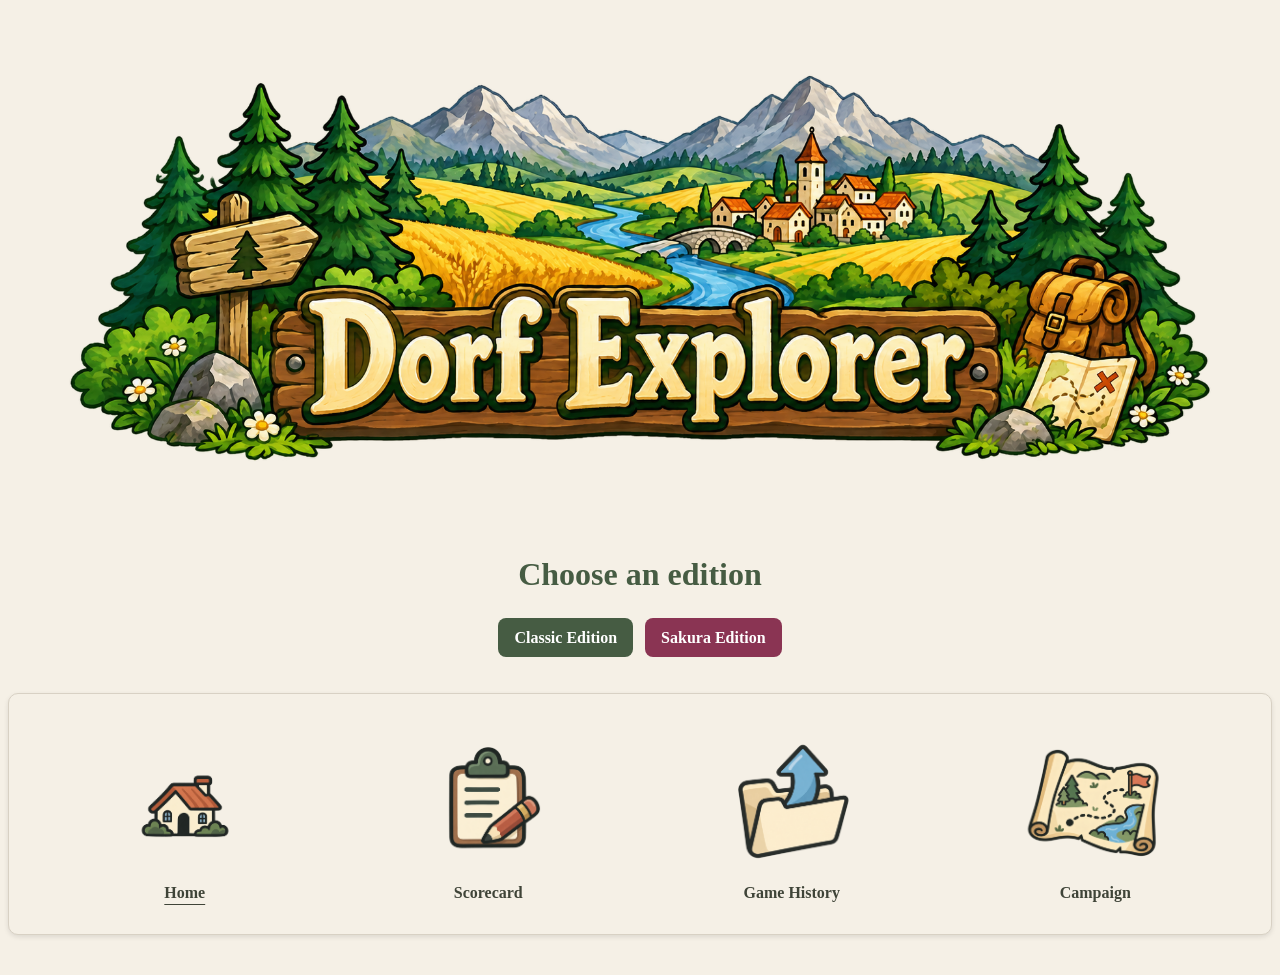
<file: index.html>
<html>
<head>
    <meta charset="UTF-8">
    <link rel="stylesheet" href="style.css?v=9a57946151f7">
    <meta name="viewport" content="width=device-width, initial-scale=1.0">
  
</head>
<body>
<img class="banner" src="assets/dorfexplorerbanner.png">

<main class="edition-picker" aria-labelledby="edition-title">
    <h1 id="edition-title">Choose an edition</h1>
    <a class="primary-button" href="scores.html">Classic Edition</a>
    <a class="primary-button sakura-button" href="sakura.html">Sakura Edition</a>
</main>

<nav class="main-menu" aria-label="Main navigation">
    <a class="menu-link" href="index.html" aria-current="page"><img src="assets/home.png" alt="" class="menu-icon"><span>Home</span></a>
    <a class="menu-link" href="scores.html"><img src="assets/scorecard.png" alt="" class="menu-icon"><span>Scorecard</span></a>
    <a class="menu-link" href="campaign.html"><img src="assets/load.png" alt="" class="menu-icon"><span>Game History</span></a>
    <a class="menu-link" href="campaign-tracker.html"><img src="assets/campaign.png" alt="" class="menu-icon"><span>Campaign</span></a>
</nav>

<script type="module" src="js/bootstrap.js?v=9a57946151f7"></script>
</body>
</html>
</file>
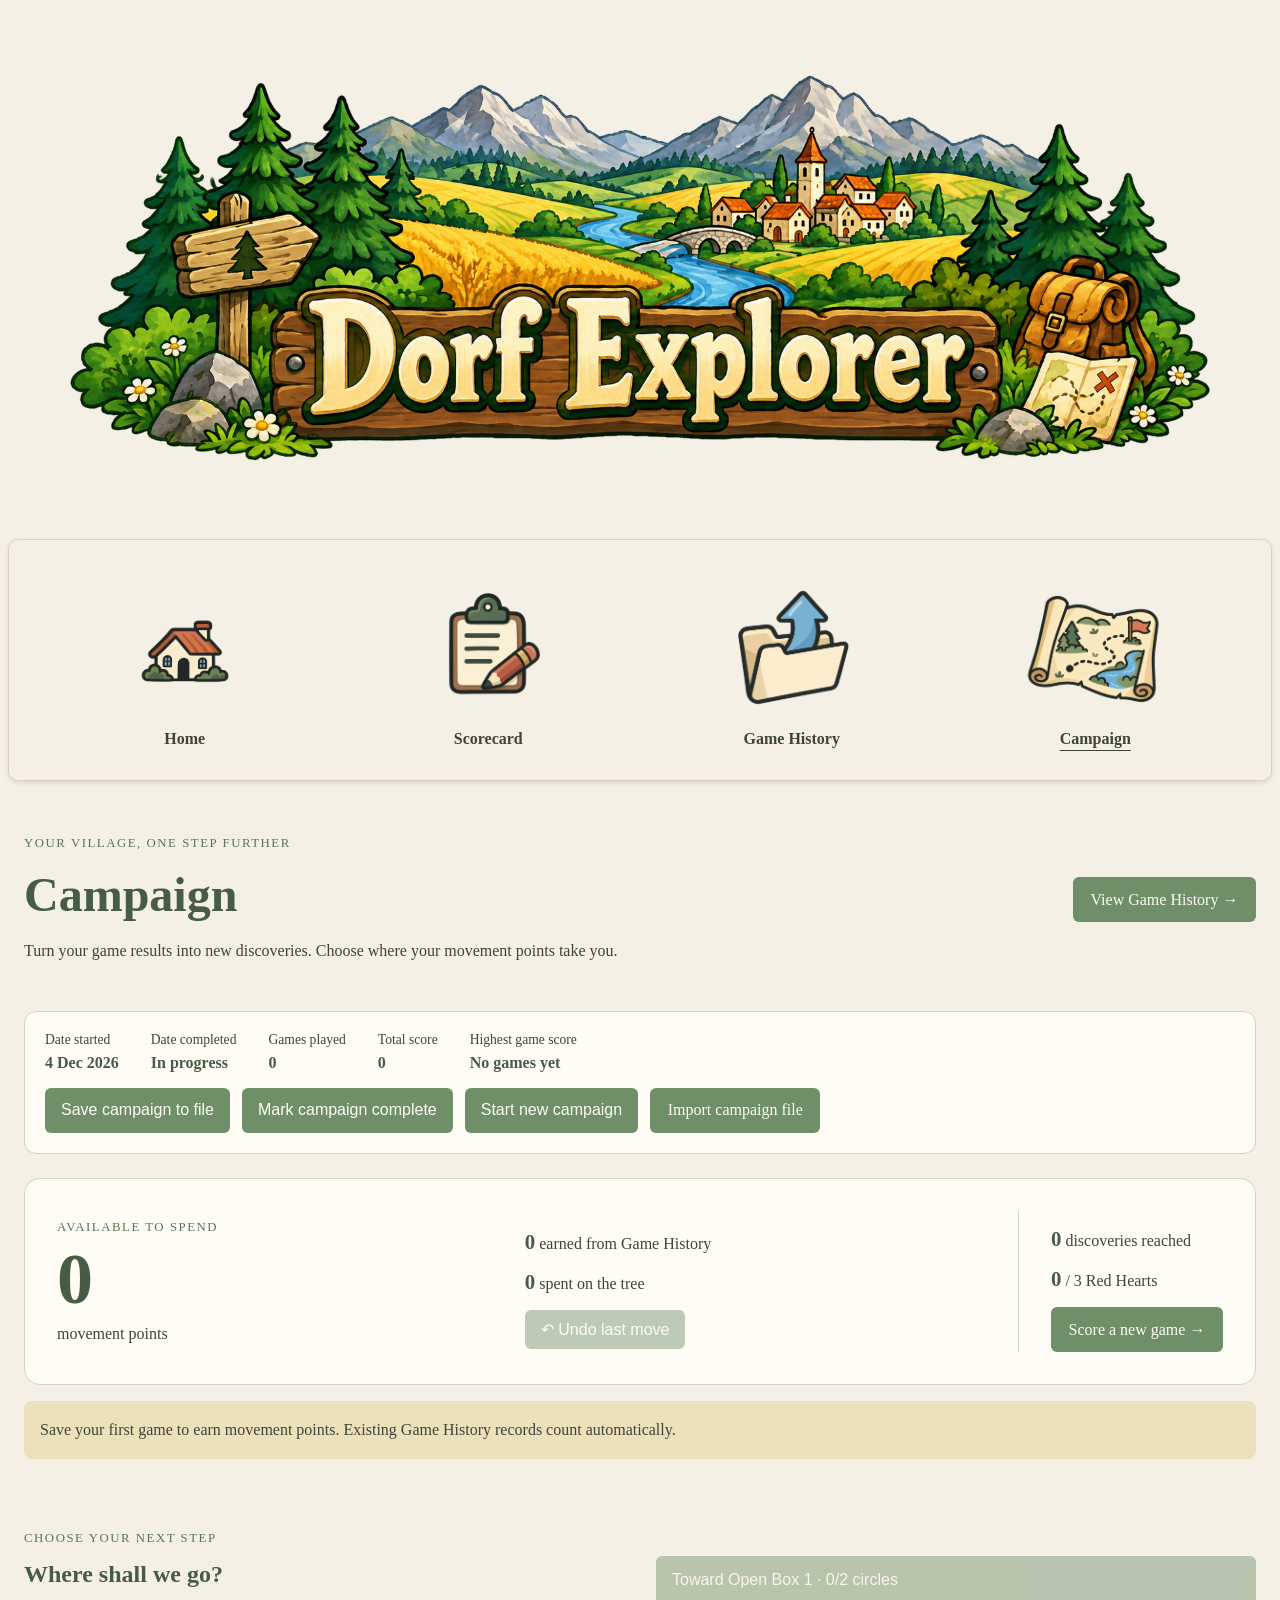
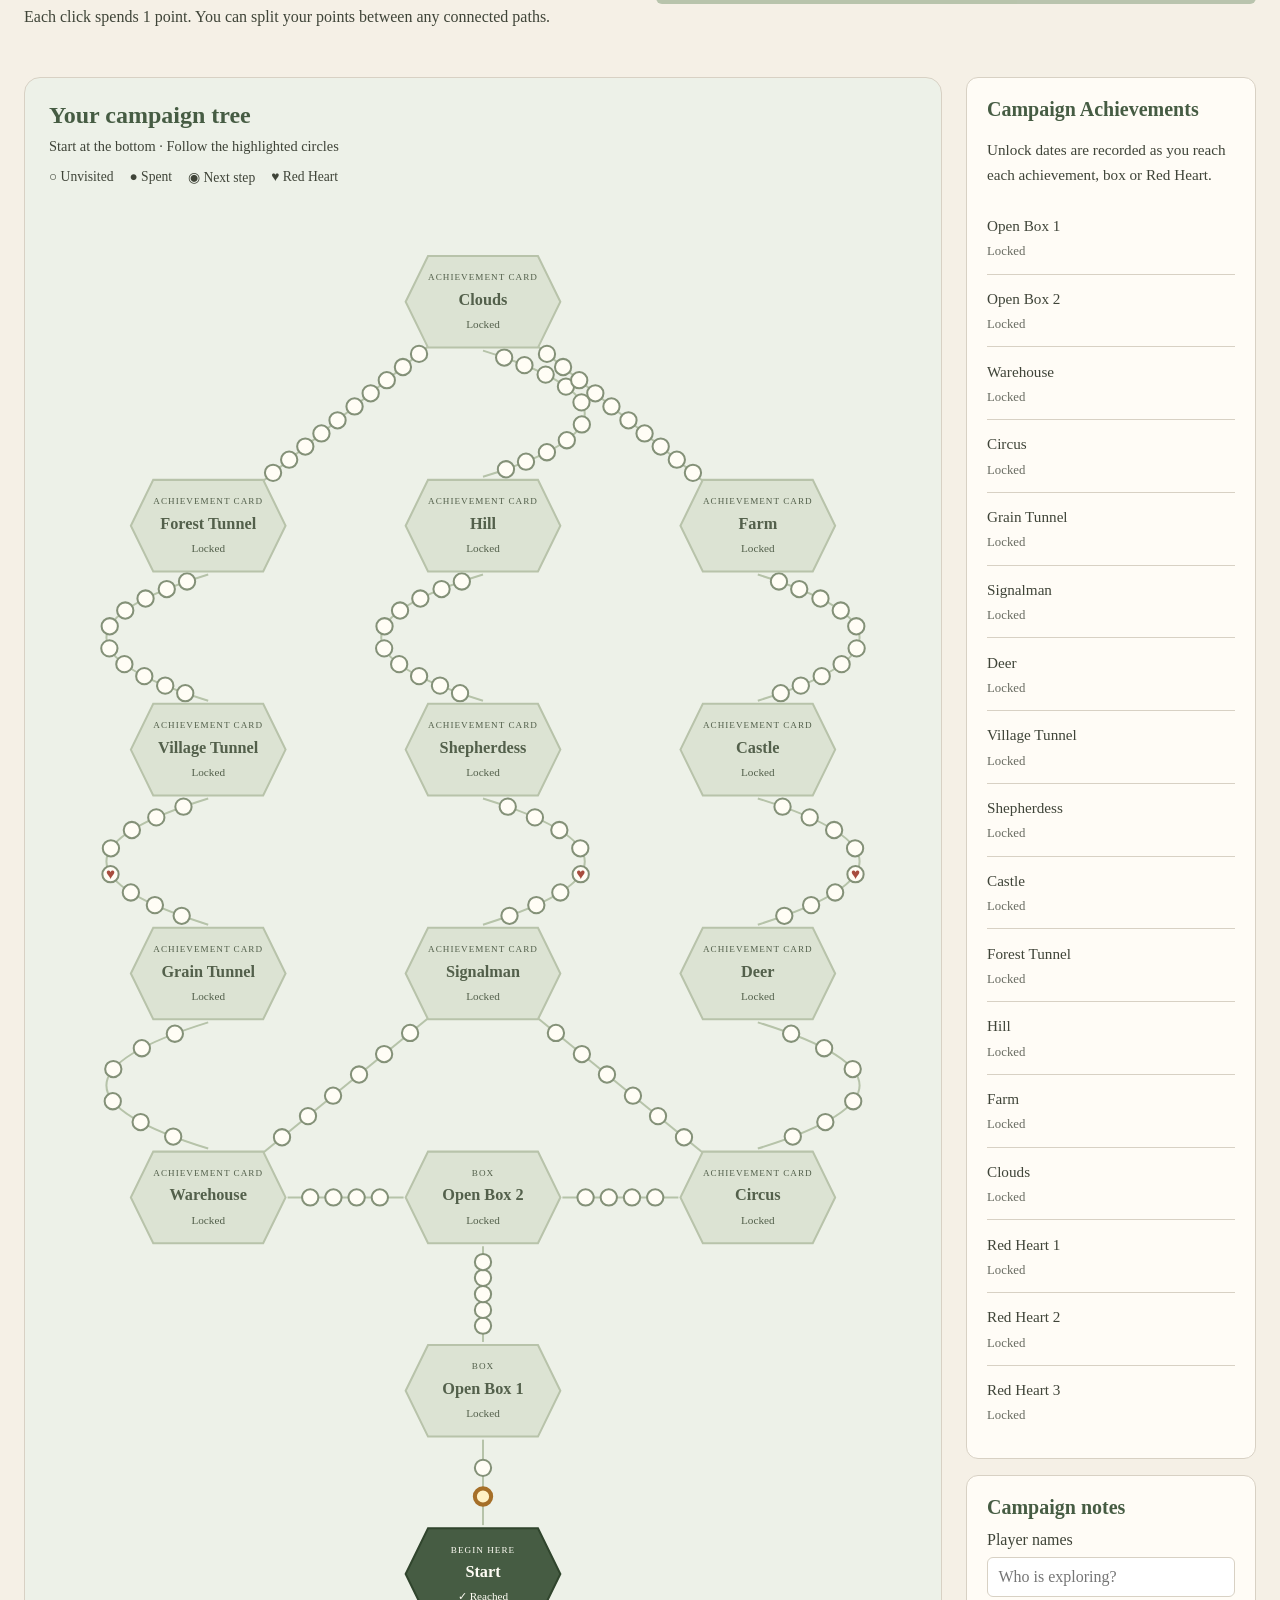
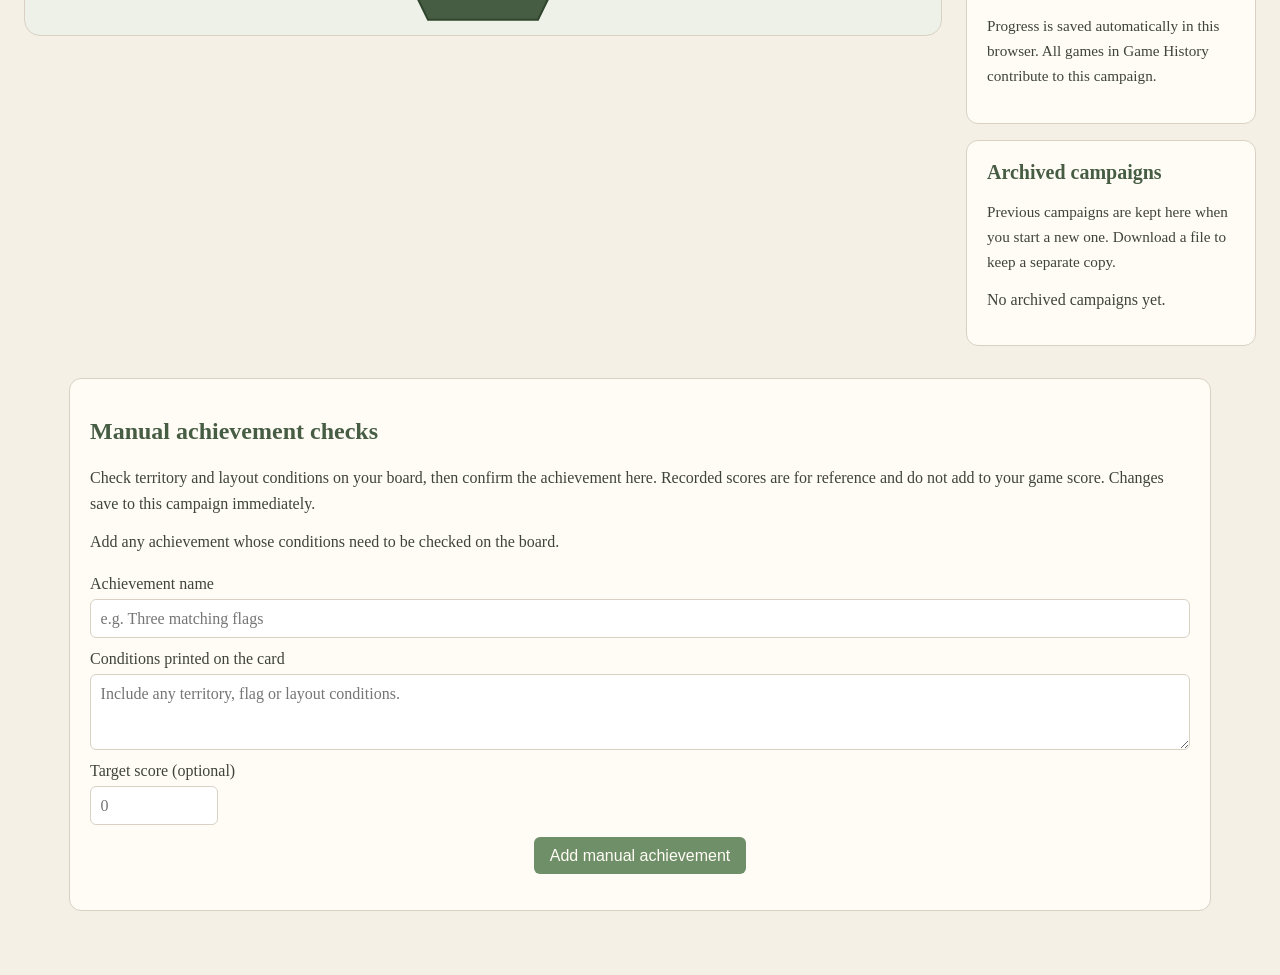
<file: campaign-tracker.html>
<!doctype html>
<html lang="en">
<head>
    <meta charset="UTF-8">
    <meta name="viewport" content="width=device-width, initial-scale=1.0">
    <title>Campaign · Dorf Explorer</title>
    <link rel="stylesheet" href="style.css?v=9a57946151f7">
</head>
<body>
<img class="banner" src="assets/dorfexplorerbanner.png" alt="Dorf Explorer">
<nav class="main-menu" aria-label="Main navigation">
    <a class="menu-link" href="index.html"><img src="assets/home.png" alt="" class="menu-icon"><span>Home</span></a>
    <a class="menu-link" href="scores.html"><img src="assets/scorecard.png" alt="" class="menu-icon"><span>Scorecard</span></a>
    <a class="menu-link" href="campaign.html"><img src="assets/load.png" alt="" class="menu-icon"><span>Game History</span></a>
    <a class="menu-link" href="campaign-tracker.html" aria-current="page"><img src="assets/campaign.png" alt="" class="menu-icon"><span>Campaign</span></a>
</nav>
<main id="campaign-tracker" class="campaign-tracker">
    <header class="campaign-heading">
        <div><p class="eyebrow">Your village, one step further</p><h1>Campaign</h1>
        <p>Turn your game results into new discoveries. Choose where your movement points take you.</p></div>
        <a class="button-link" href="campaign.html">View Game History →</a>
    </header>
    <p id="campaign-loading" role="status">Loading your campaign…</p>
    <div id="campaign-content" hidden>
        <section class="campaign-management" aria-label="Campaign details">
            <dl class="campaign-statistics">
                <div><dt>Date started</dt><dd id="campaign-started"></dd></div>
                <div><dt>Date completed</dt><dd id="campaign-completed">In progress</dd></div>
                <div><dt>Games played</dt><dd id="campaign-game-count">0</dd></div>
                <div><dt>Total score</dt><dd id="campaign-total-score">0</dd></div>
                <div><dt>Highest game score</dt><dd id="campaign-high-score">No games yet</dd></div>
            </dl>
            <div class="campaign-management-actions">
                <button type="button" id="export-campaign">Save campaign to file</button>
                <button type="button" id="complete-campaign">Mark campaign complete</button>
                <button type="button" id="new-campaign">Start new campaign</button>
                <label class="button-link campaign-import-label" for="import-campaign">Import campaign file</label>
                <input type="file" id="import-campaign" accept=".json,application/json" class="campaign-import-input">
            </div>
        </section>
        <section class="movement-wallet" aria-label="Movement point balance">
            <div class="movement-balance"><span class="eyebrow">Available to spend</span><strong id="movement-available">0</strong><span>movement points</span></div>
            <div class="movement-totals"><p><strong id="movement-earned">0</strong> earned from Game History</p><p><strong id="movement-spent">0</strong> spent on the tree</p><button type="button" id="undo-movement" disabled>↶ Undo last move</button></div>
            <div class="campaign-discoveries"><p><strong id="campaign-unlocked-count">0</strong> discoveries reached</p><p><strong id="campaign-heart-count">0</strong> / 3 Red Hearts</p><a class="button-link" href="scores.html">Score a new game →</a></div>
        </section>
        <p id="campaign-notice" class="campaign-notice" hidden></p>
        <p id="campaign-status" class="campaign-status" role="status" aria-live="polite"></p>
        <section class="campaign-next" aria-labelledby="next-move-heading">
            <div><p class="eyebrow">Choose your next step</p><h2 id="next-move-heading">Where shall we go?</h2><p>Each click spends 1 point. You can split your points between any connected paths.</p></div>
            <div id="campaign-choices" class="campaign-choices"></div>
        </section>
        <div class="campaign-layout">
            <section class="campaign-board" aria-labelledby="tree-heading">
                <div class="campaign-board-heading"><h2 id="tree-heading">Your campaign tree</h2><span>Start at the bottom · Follow the highlighted circles</span></div>
                <p class="campaign-legend"><span>○ Unvisited</span><span>● Spent</span><span>◉ Next step</span><span>♥ Red Heart</span></p>
                <div id="campaign-map" class="campaign-map"></div>
            </section>
            <aside class="campaign-sidebar">
                <section class="campaign-panel"><h2>Campaign Achievements</h2><p>Unlock dates are recorded as you reach each achievement, box or Red Heart.</p><ul id="campaign-unlocks" class="campaign-achievements"></ul></section>
                <section class="campaign-panel"><h2>Campaign notes</h2><label for="campaign-players">Player names</label><input type="text" id="campaign-players" maxlength="200" placeholder="Who is exploring?"><p>Progress is saved automatically in this browser. All games in Game History contribute to this campaign.</p></section>
                <section class="campaign-panel"><h2>Archived campaigns</h2><p>Previous campaigns are kept here when you start a new one. Download a file to keep a separate copy.</p><p id="archive-status" role="alert"></p><ul id="campaign-archives" class="campaign-archive-list"></ul></section>
            </aside>
        </div>
        <section id="manual-achievements" class="manual-achievements">
            <h2>Manual achievement checks</h2>
            <p>Check territory and layout conditions on your board, then confirm the achievement here. Recorded scores are for reference and do not add to your game score. Changes save to this campaign immediately.</p>
        </section>
    </div>
</main>
<script type="module" src="js/bootstrap.js?v=9a57946151f7"></script>
</body>
</html>
</file>
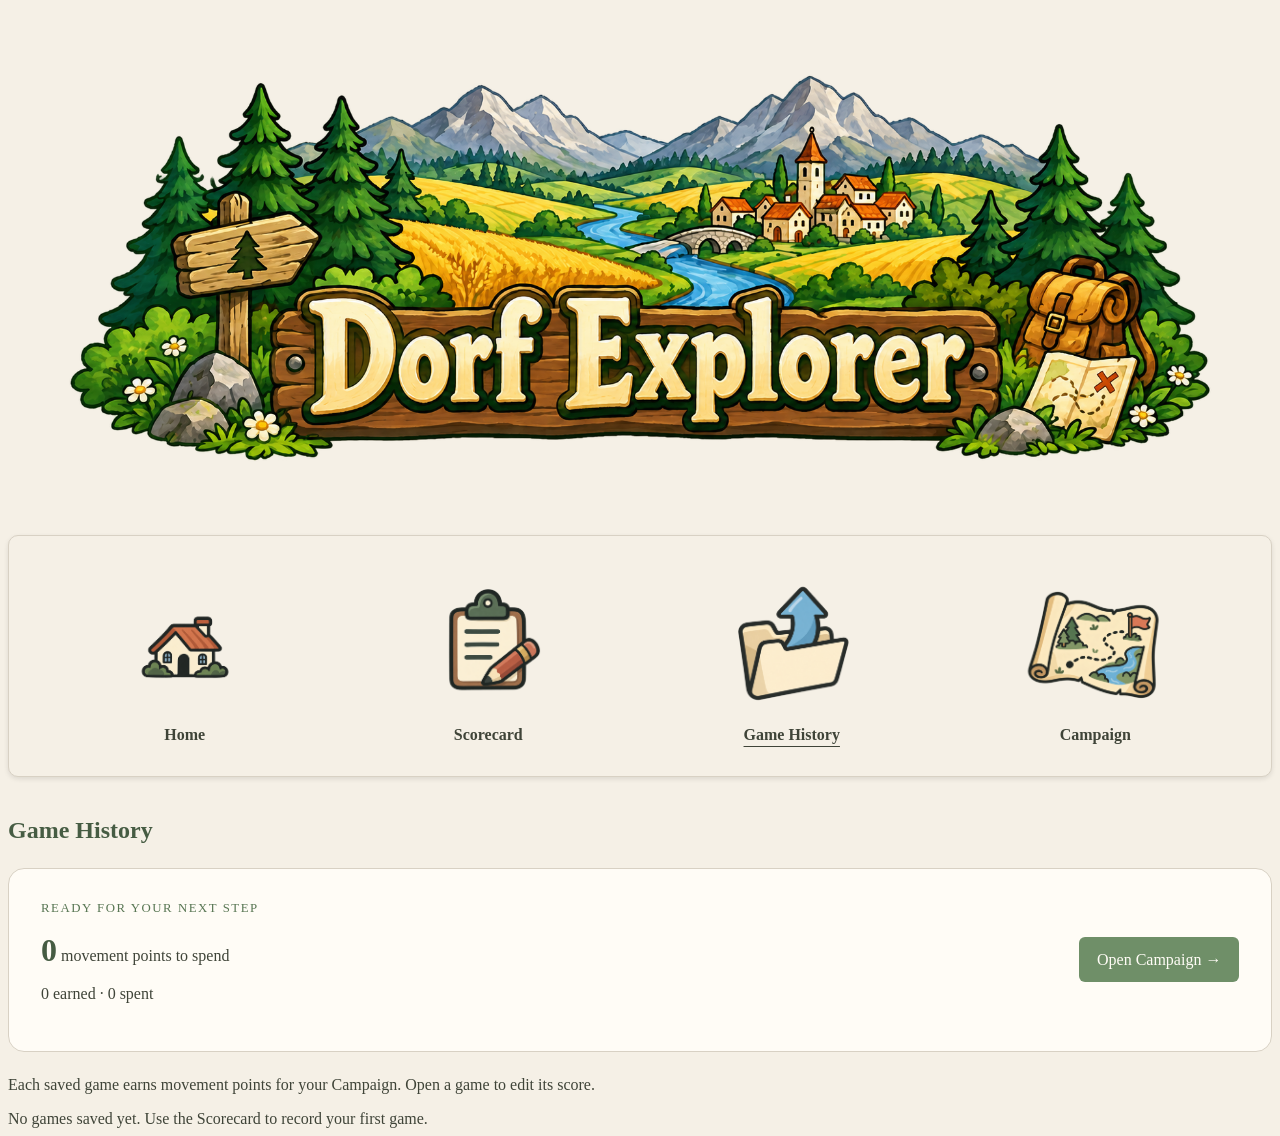
<file: campaign.html>
<html>
<head>
    <meta charset="UTF-8">
    <title>Game History · Dorf Explorer</title>
    <link rel="stylesheet" href="style.css?v=9a57946151f7">
    <meta name="viewport" content="width=device-width, initial-scale=1.0">

</head>
<body>
<img class="banner" src="assets/dorfexplorerbanner.png">
  
<nav class="main-menu" aria-label="Main navigation">
    <a class="menu-link" href="index.html"><img src="assets/home.png" alt="" class="menu-icon"><span>Home</span></a>
    <a class="menu-link" href="scores.html"><img src="assets/scorecard.png" alt="" class="menu-icon"><span>Scorecard</span></a>
    <a class="menu-link" href="campaign.html" aria-current="page"><img src="assets/load.png" alt="" class="menu-icon"><span>Game History</span></a>
    <a class="menu-link" href="campaign-tracker.html"><img src="assets/campaign.png" alt="" class="menu-icon"><span>Campaign</span></a>
</nav>




<section class="saved-games">
    <h1>Game History</h1>
    <section class="history-movement" aria-label="Campaign movement points">
        <div><span class="eyebrow">Ready for your next step</span><p><strong id="history-movement-available">—</strong> movement points to spend</p>
        <p><span id="history-movement-earned">—</span> earned · <span id="history-movement-spent">—</span> spent</p></div>
        <a class="button-link" href="campaign-tracker.html">Open Campaign →</a>
        <p id="history-movement-note" role="status"></p>
    </section>
    <p>Each saved game earns movement points for your Campaign. Open a game to edit its score.</p>
    <div id="saved-games-list"></div>
</section>


<script type="module" src="js/bootstrap.js?v=9a57946151f7" defer></script>
</body>
</html>
</file>
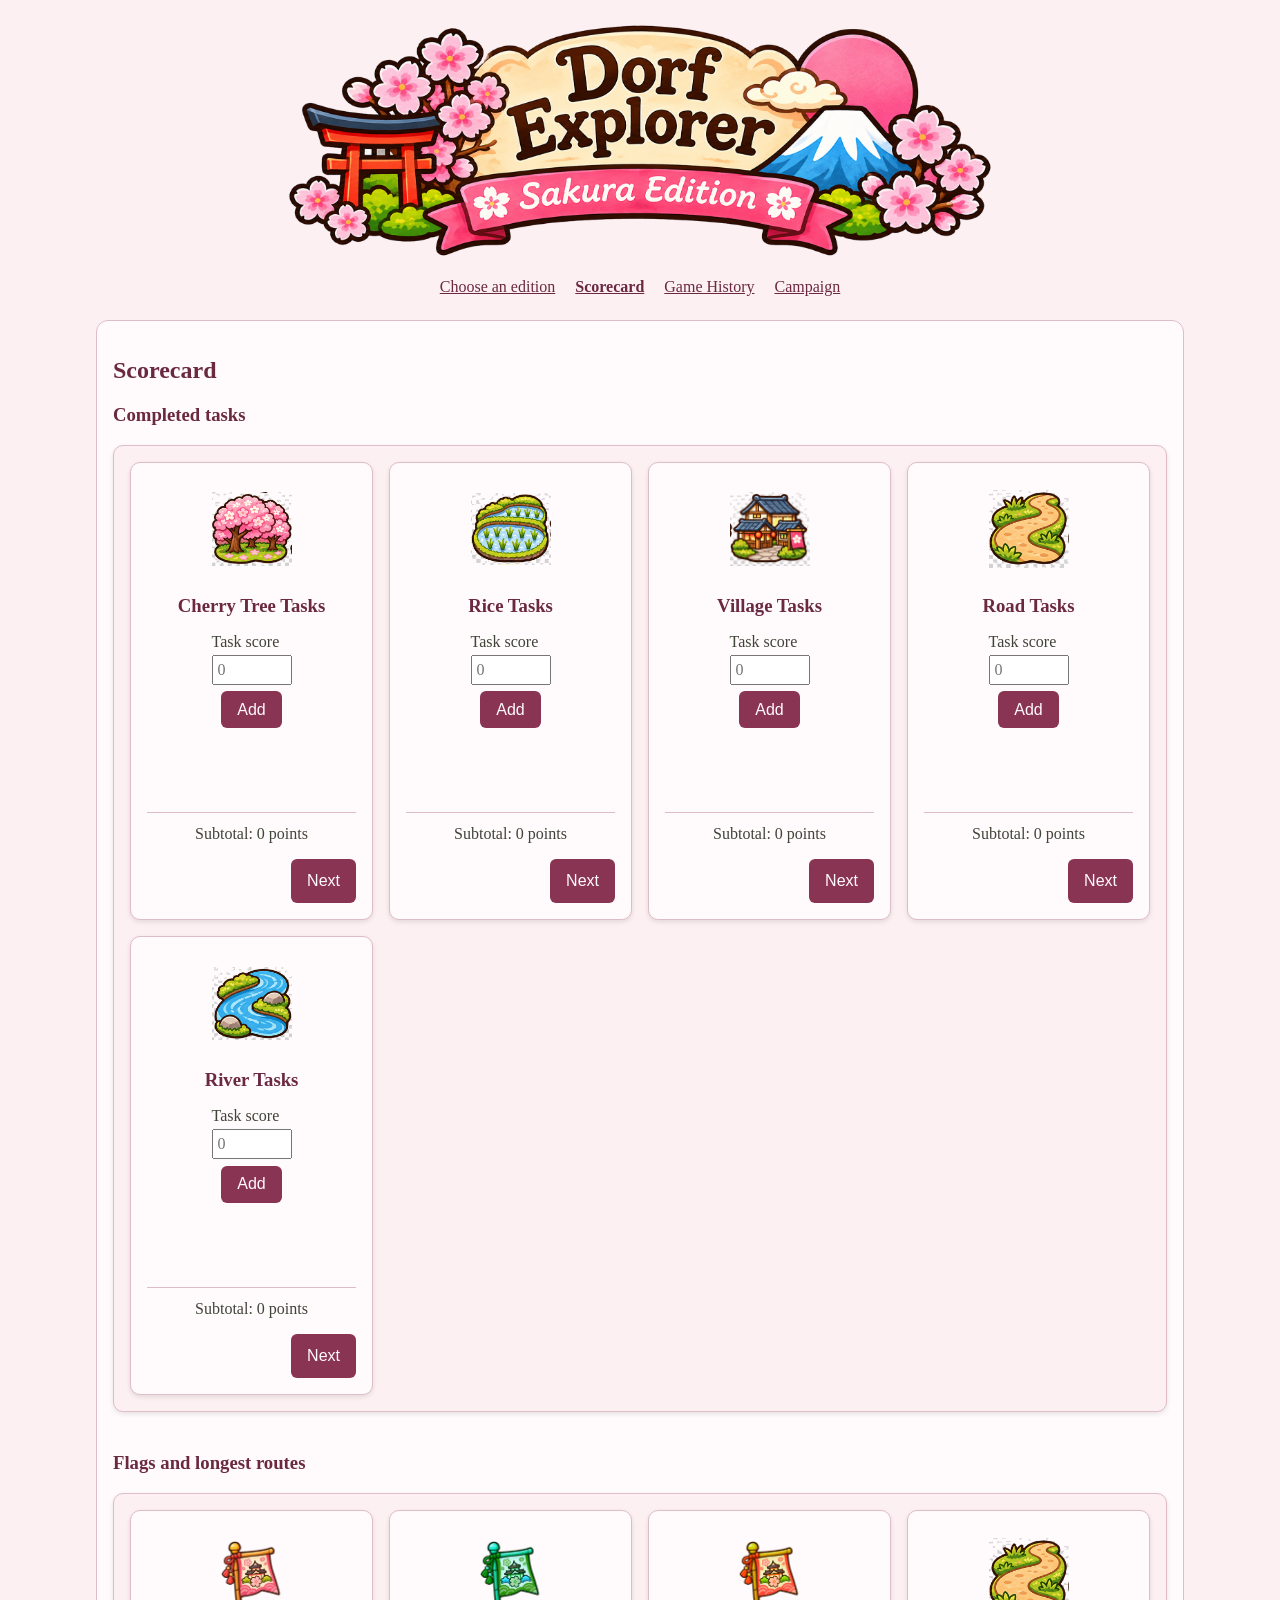
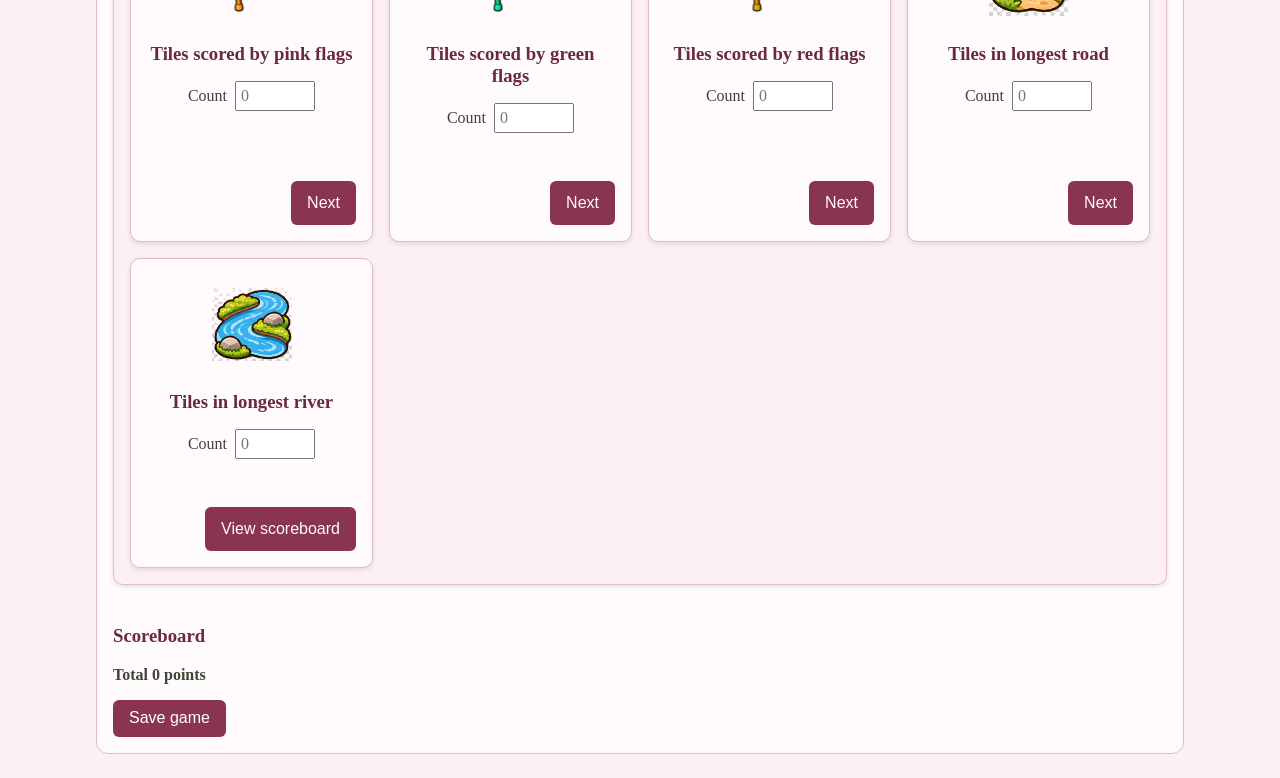
<file: sakura.html>
<!doctype html>
<html lang="en">
<head>
    <meta charset="UTF-8">
    <meta name="viewport" content="width=device-width, initial-scale=1">
    <title>Dorf Explorer · Sakura Edition</title>
    <link rel="stylesheet" href="style.css?v=9a57946151f7">
</head>
<body class="sakura-edition">
    <main class="sakura-main">
        <h1><img class="sakura-banner" src="assets/sakura_title_banner.png" alt="Dorf Explorer · Sakura Edition"></h1>
        <nav class="sakura-navigation" aria-label="Sakura navigation">
            <a href="index.html">Choose an edition</a>
            <a href="#scorecard">Scorecard</a>
            <a href="#history">Game History</a>
            <a href="#campaign">Campaign</a>
        </nav>
        <p id="sakura-status" role="status" hidden></p>
        <section id="scorecard" class="sakura-panel">
            <h2>Scorecard</h2>
            <form id="sakura-score-form" novalidate>
                <div id="sakura-score-fields"></div>
                <h3 id="sakura-scoreboard" tabindex="-1">Scoreboard</h3>
                <p><strong>Total <output id="sakura-total" aria-live="polite">0</output> points</strong></p>
                <button class="primary-button sakura-button" id="sakura-save" type="submit" disabled>Save game</button>
                <button type="button" id="sakura-cancel" hidden>Cancel edit</button>
            </form>
        </section>
        <section id="history" class="sakura-panel" hidden>
            <h2>Game History</h2>
            <ol id="sakura-history"></ol>
        </section>
        <section id="campaign" class="sakura-panel" hidden>
            <h2>Campaign</h2>
            <p id="sakura-balances" aria-live="polite"></p>
            <p id="sakura-box-refund" hidden></p>
            <p id="sakura-map-guide">Start at the bottom. Select a highlighted circle to spend a movement point or a highlighted flower to spend cherry blossoms. Boxes open automatically for free when you reach an adjacent space.</p>
            <button type="button" id="sakura-undo">Undo last move</button>
            <div id="sakura-map" class="campaign-map sakura-map" role="region" aria-label="Sakura campaign map" aria-describedby="sakura-map-guide" tabindex="0"></div>
            <h3>Achievements</h3>
            <p>Mark achievements earned from cards as you complete them.</p>
            <div id="sakura-achievements"></div>
        </section>
        <noscript><p>Enable JavaScript to score games and track your campaign.</p></noscript>
    </main>
    <script type="module" src="js/bootstrap.js?v=9a57946151f7"></script>
</body>
</html>
</file>
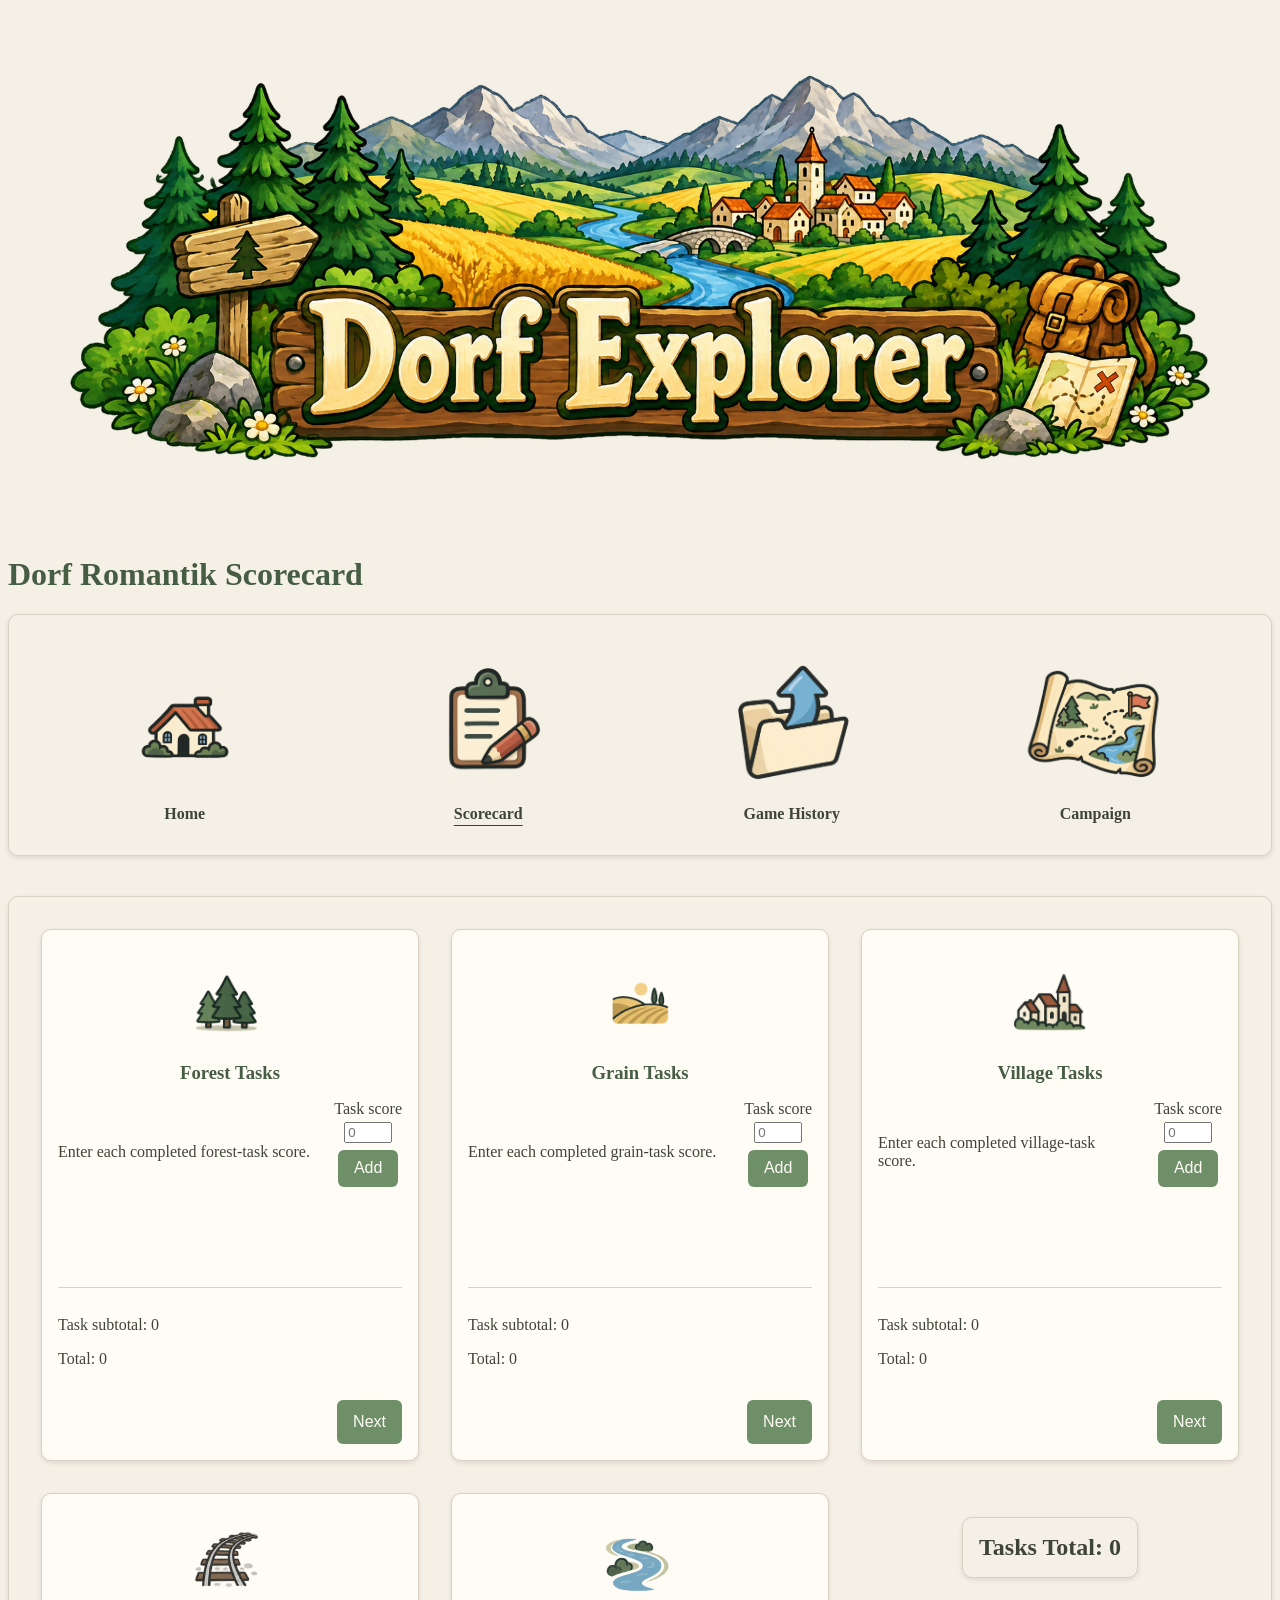
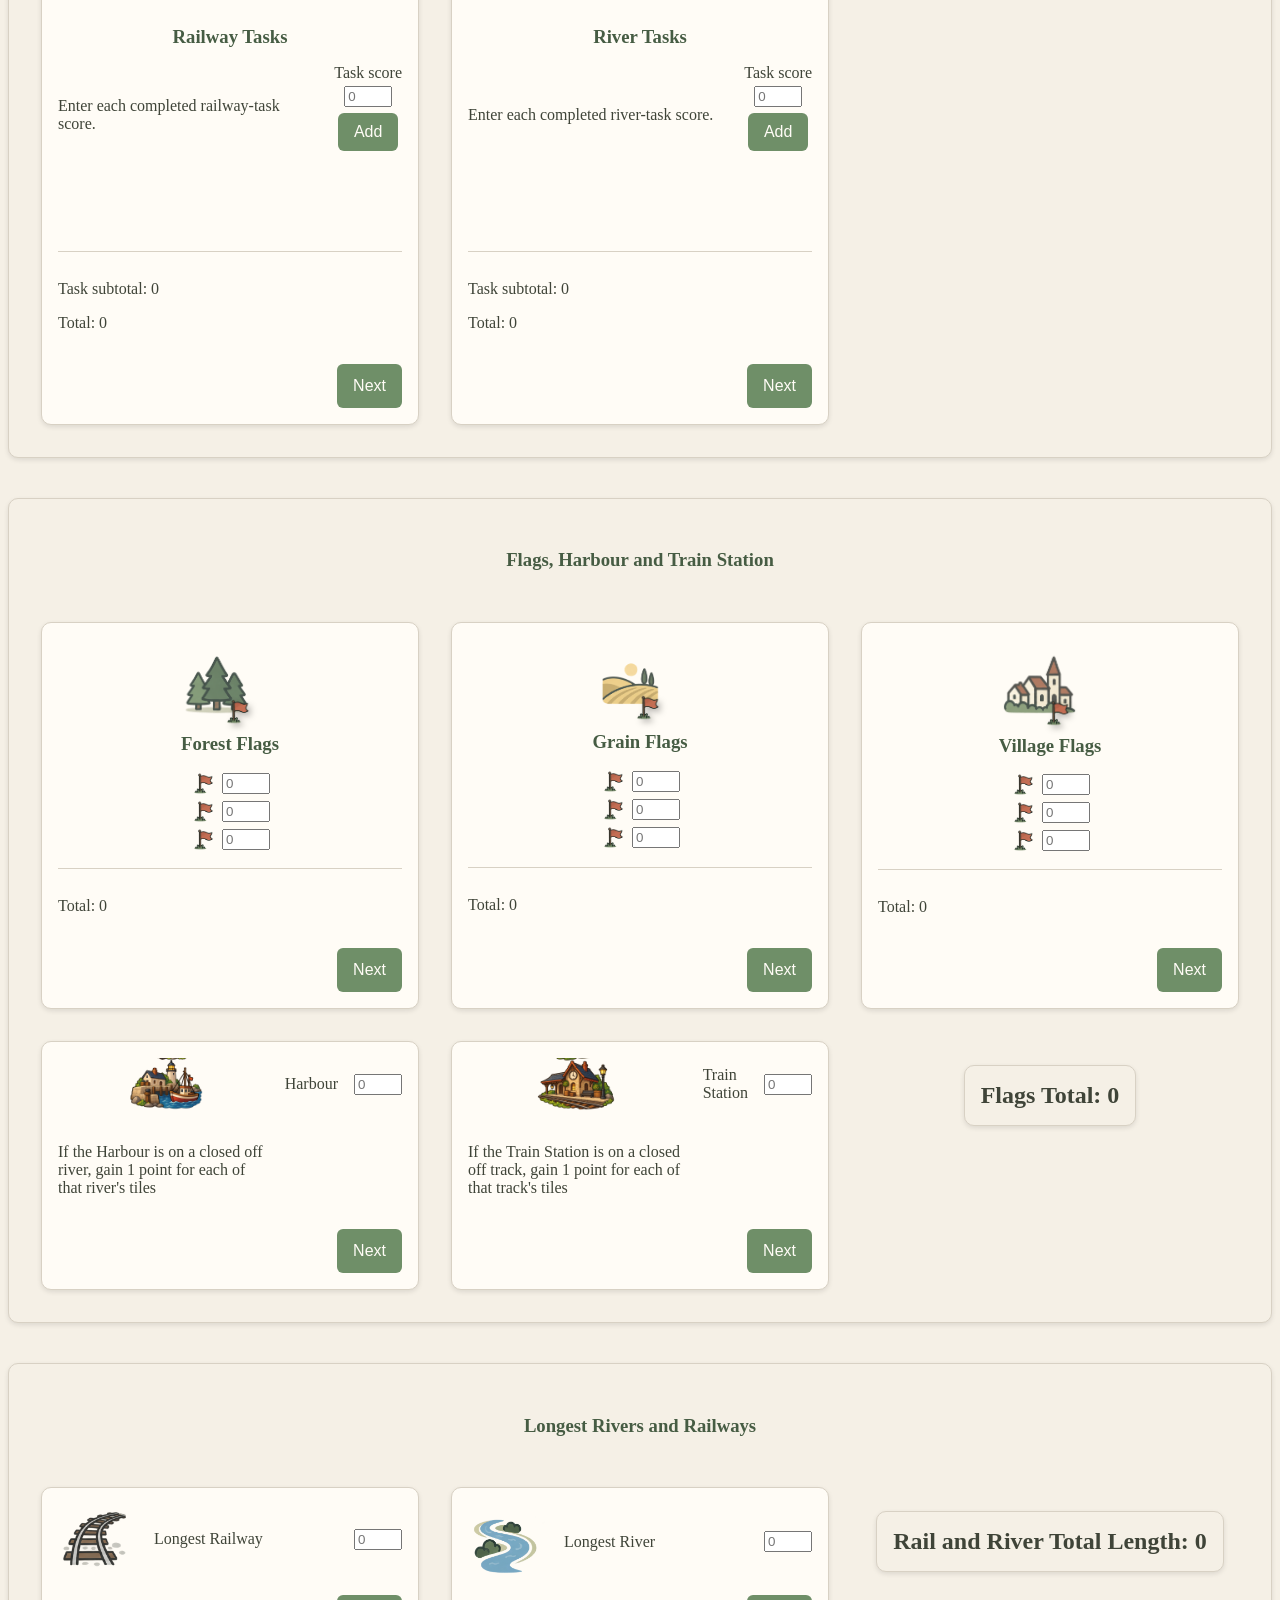
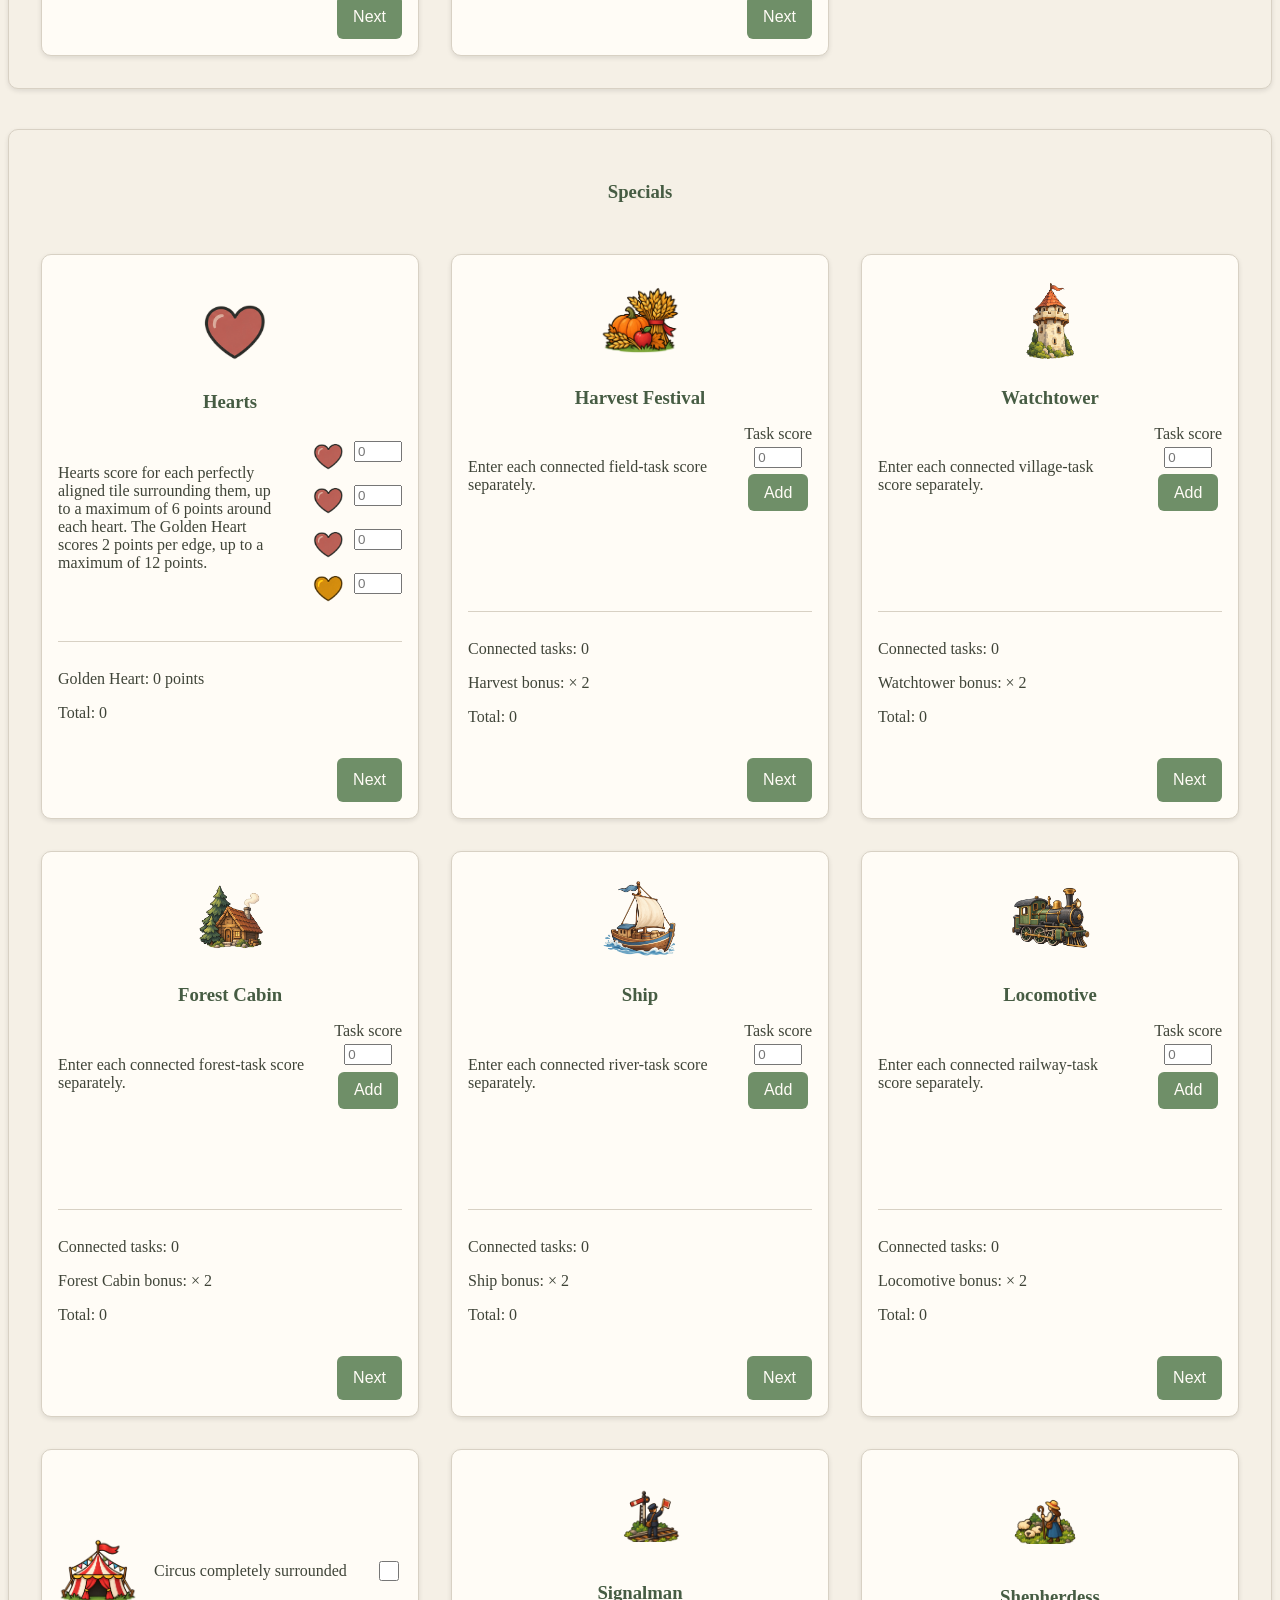
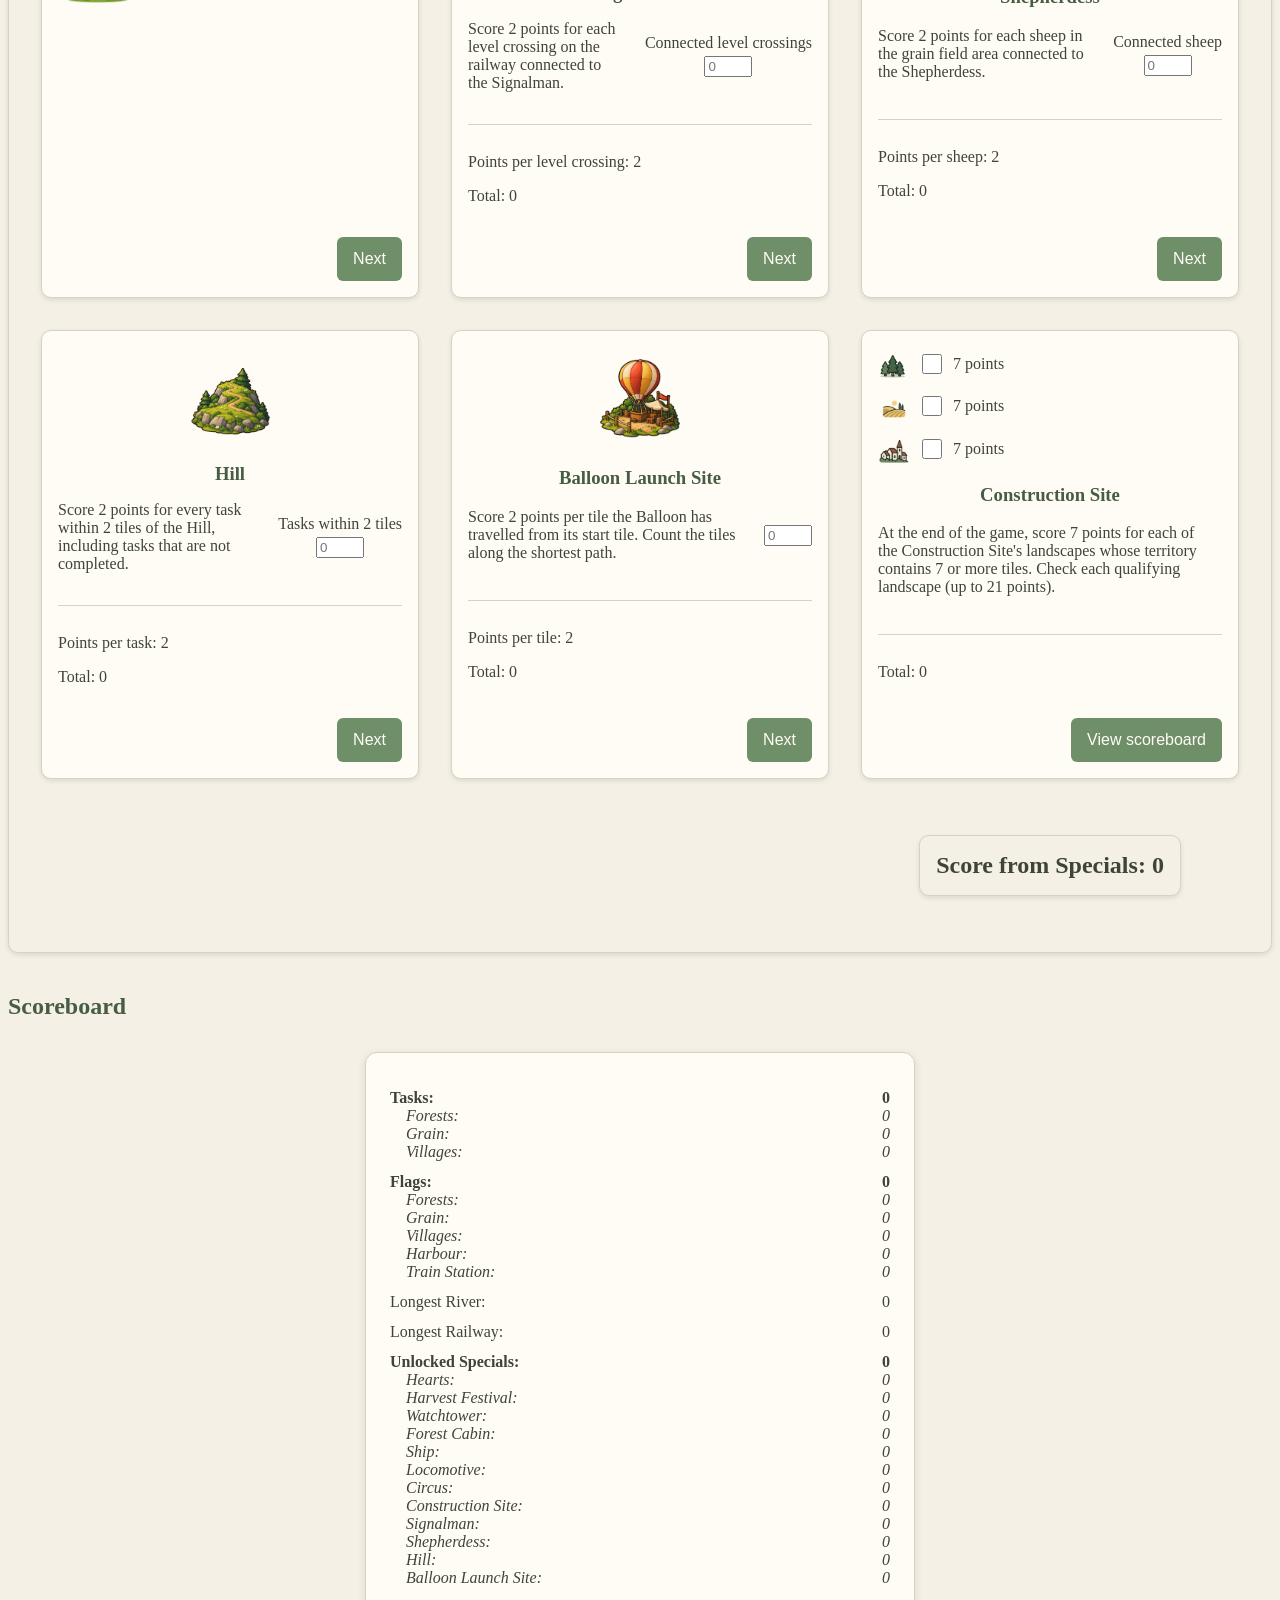
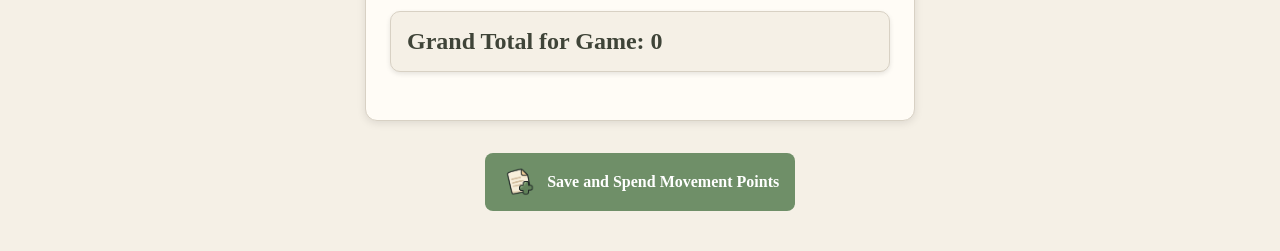
<file: scores.html>
<html>
<head>
    <meta charset="UTF-8">
    <link rel="stylesheet" href="style.css?v=9a57946151f7">
    <meta name="viewport" content="width=device-width, initial-scale=1.0">
</head>
<body>
<img class="banner" src="assets/dorfexplorerbanner.png">
    <h1>Dorf Romantik Scorecard</h1>

<nav class="main-menu" aria-label="Main navigation">
    <a class="menu-link" href="index.html"><img src="assets/home.png" alt="" class="menu-icon"><span>Home</span></a>
    <a class="menu-link" href="scores.html" aria-current="page"><img src="assets/scorecard.png" alt="" class="menu-icon"><span>Scorecard</span></a>
    <a class="menu-link" href="campaign.html"><img src="assets/load.png" alt="" class="menu-icon"><span>Game History</span></a>
    <a class="menu-link" href="campaign-tracker.html"><img src="assets/campaign.png" alt="" class="menu-icon"><span>Campaign</span></a>

</nav>
<p id="editing-status" role="status" hidden></p>

<div class="score-grid">
    <div class="score-item special-tile">
    <img
        class="score-icon"
        src="assets/forest-tasks.png"
        alt=""
    >

    <h3>Forest Tasks</h3>

    <p>
        Enter each completed forest-task score.
    </p>

    <form
        id="forest-tasks-form"
        class="special-entry"
    >
        <label for="forest-task-score">
            Task score
        </label>

        <div class="special-entry-controls">
            <input
                type="number"
                id="forest-task-score"
                min="1"
                inputmode="numeric"
                placeholder="0"
            >

            <button type="submit">Add</button>
        </div>
    </form>

    <div
        id="forest-task-score-list"
        class="entered-scores"
        aria-live="polite"
    ></div>

    <div class="special-calculation">
        <p>
            Task subtotal:
            <span id="forest-task-subtotal">0</span>
        </p>

        <p>
            Total:
            <span id="forest-task-total">0</span>
        </p>
    </div>

    <input
        type="hidden"
        id="forest_tasks"
        class="score-input"
        value="0"
    >
</div>




    <div class="score-item special-tile">
    <img
        class="score-icon"
        src="assets/field-tasks.png"
        alt=""
    >

    <h3>Grain Tasks</h3>

    <p>
        Enter each completed grain-task score.
    </p>

    <form
        id="grain-tasks-form"
        class="special-entry"
    >
        <label for="grain-task-score">
            Task score
        </label>

        <div class="special-entry-controls">
            <input
                type="number"
                id="grain-task-score"
                min="1"
                inputmode="numeric"
                placeholder="0"
            >

            <button type="submit">Add</button>
        </div>
    </form>

    <div
        id="grain-task-score-list"
        class="entered-scores"
        aria-live="polite"
    ></div>

    <div class="special-calculation">
        <p>
            Task subtotal:
            <span id="grain-subtotal">0</span>
        </p>

        <p>
            Total:
            <span id="grain-total">0</span>
        </p>
    </div>

    <input
        type="hidden"
        id="grain_tasks"
        class="score-input"
        value="0"
    >
</div>

    <div class="score-item special-tile">
    <img
        class="score-icon"
        src="assets/village-tasks.png"
        alt=""
    >

    <h3>Village Tasks</h3>

    <p>
        Enter each completed village-task score.
    </p>

    <form
        id="village-tasks-form"
        class="special-entry"
    >
        <label for="village-task-score">
            Task score
        </label>

        <div class="special-entry-controls">
            <input
                type="number"
                id="village-task-score"
                min="1"
                inputmode="numeric"
                placeholder="0"
            >

            <button type="submit">Add</button>
        </div>
    </form>

    <div
        id="village-task-score-list"
        class="entered-scores"
        aria-live="polite"
    ></div>

    <div class="special-calculation">
        <p>
            Task subtotal:
            <span id="village-subtotal">0</span>
        </p>

        <p>
            Total:
            <span id="village-total">0</span>
        </p>
    </div>

    <input
        type="hidden"
        id="village_tasks"
        class="score-input"
        value="0"
    >
</div>

    <div class="score-item special-tile">
    <img
        class="score-icon"
        src="assets/railway.png"
        alt=""
    >

    <h3>Railway Tasks</h3>

    <p>
        Enter each completed railway-task score.
    </p>

    <form
        id="rail-tasks-form"
        class="special-entry"
    >
        <label for="rail-task-score">
            Task score
        </label>

        <div class="special-entry-controls">
            <input
                type="number"
                id="rail-task-score"
                min="1"
                inputmode="numeric"
                placeholder="0"
            >

            <button type="submit">Add</button>
        </div>
    </form>

    <div
        id="rail-task-score-list"
        class="entered-scores"
        aria-live="polite"
    ></div>

    <div class="special-calculation">
        <p>
            Task subtotal:
            <span id="rail-subtotal">0</span>
        </p>

        <p>
            Total:
            <span id="rail-total">0</span>
        </p>
    </div>

    <input
        type="hidden"
        id="rail_tasks"
        class="score-input"
        value="0"
    >
</div>

    <div class="score-item special-tile">
    <img
        class="score-icon"
        src="assets/river.png"
        alt=""
    >

    <h3>River Tasks</h3>

    <p>
        Enter each completed river-task score.
    </p>

    <form
        id="river-tasks-form"
        class="special-entry"
    >
        <label for="river-task-score">
            Task score
        </label>

        <div class="special-entry-controls">
            <input
                type="number"
                id="river-task-score"
                min="1"
                inputmode="numeric"
                placeholder="0"
            >

            <button type="submit">Add</button>
        </div>
    </form>

    <div
        id="river-task-score-list"
        class="entered-scores"
        aria-live="polite"
    ></div>

    <div class="special-calculation">
        <p>
            Task subtotal:
            <span id="river-subtotal">0</span>
        </p>

        <p>
            Total:
            <span id="river-total">0</span>
        </p>
    </div>

    <input
        type="hidden"
        id="river_tasks"
        class="score-input"
        value="0"
    >
</div>
    <p class="total">Tasks Total: <span id="task_points">0</span></p>
</div>




<div class="score-grid">
    <h3>Flags, Harbour and Train Station</h3>
    <div class="score-item special-tile flag-card">
        <div class="icon-stack">
            <img class="base-icon" src="assets/forest-tasks.png" alt="">
            <img class="overlay-icon" src="assets/flags.png" alt="">
        </div>
        <h3>Forest Flags</h3>
        <div class="flag-inputs">
            <div class="flag-entry">
                <label for="flag-forest-1"><img class="mini-icon" src="assets/flags.png" alt="Forest Flag 1"></label>
                <input type="number" id="flag-forest-1" min="0" step="1" inputmode="numeric" placeholder="0">
            </div>
            <div class="flag-entry">
                <label for="flag-forest-2"><img class="mini-icon" src="assets/flags.png" alt="Forest Flag 2"></label>
                <input type="number" id="flag-forest-2" min="0" step="1" inputmode="numeric" placeholder="0">
            </div>
            <div class="flag-entry">
                <label for="flag-forest-3"><img class="mini-icon" src="assets/flags.png" alt="Forest Flag 3"></label>
                <input type="number" id="flag-forest-3" min="0" step="1" inputmode="numeric" placeholder="0">
            </div>
        </div>
        <div class="special-calculation">
            <p>Total: <output id="flag-forest-total" aria-live="polite">0</output></p>
        </div>
        <input class="score-input" type="hidden" id="flag_forest" value="0">
    </div>  
    <div class="score-item special-tile flag-card">
        <div class="icon-stack">
            <img class="base-icon" src="assets/field-tasks.png" alt="">
            <img class="overlay-icon" src="assets/flags.png" alt="">
        </div>
        <h3>Grain Flags</h3>
        <div class="flag-inputs">
            <div class="flag-entry">
                <label for="flag-grain-1"><img class="mini-icon" src="assets/flags.png" alt="Grain Flag 1"></label>
                <input type="number" id="flag-grain-1" min="0" step="1" inputmode="numeric" placeholder="0">
            </div>
            <div class="flag-entry">
                <label for="flag-grain-2"><img class="mini-icon" src="assets/flags.png" alt="Grain Flag 2"></label>
                <input type="number" id="flag-grain-2" min="0" step="1" inputmode="numeric" placeholder="0">
            </div>
            <div class="flag-entry">
                <label for="flag-grain-3"><img class="mini-icon" src="assets/flags.png" alt="Grain Flag 3"></label>
                <input type="number" id="flag-grain-3" min="0" step="1" inputmode="numeric" placeholder="0">
            </div>
        </div>
        <div class="special-calculation">
            <p>Total: <output id="flag-grain-total" aria-live="polite">0</output></p>
        </div>
        <input class="score-input" type="hidden" id="flag_grain" value="0">
    </div>  
    <div class="score-item special-tile flag-card">
        <div class="icon-stack">
            <img class="base-icon" src="assets/village-tasks.png" alt="">
            <img class="overlay-icon" src="assets/flags.png" alt="">
        </div>
        <h3>Village Flags</h3>
        <div class="flag-inputs">
            <div class="flag-entry">
                <label for="flag-village-1"><img class="mini-icon" src="assets/flags.png" alt="Village Flag 1"></label>
                <input type="number" id="flag-village-1" min="0" step="1" inputmode="numeric" placeholder="0">
            </div>
            <div class="flag-entry">
                <label for="flag-village-2"><img class="mini-icon" src="assets/flags.png" alt="Village Flag 2"></label>
                <input type="number" id="flag-village-2" min="0" step="1" inputmode="numeric" placeholder="0">
            </div>
            <div class="flag-entry">
                <label for="flag-village-3"><img class="mini-icon" src="assets/flags.png" alt="Village Flag 3"></label>
                <input type="number" id="flag-village-3" min="0" step="1" inputmode="numeric" placeholder="0">
            </div>
        </div>
        <div class="special-calculation">
            <p>Total: <output id="flag-village-total" aria-live="polite">0</output></p>
        </div>
        <input class="score-input" type="hidden" id="flag_village" value="0">
    </div>

    <div class="score-item">
         <img class="score-icon" src="assets/harbour.png" alt="">
        <label for="harbour">Harbour</label>
        <input class="score-input" type="number" id="harbour" min="0" placeholder="0">
        <p>If the Harbour is on a closed off river, gain 1 point for each of that river's tiles</p>
    </div>

    <div class="score-item">

         <img class="score-icon" src="assets/train-station.png" alt="">
        <label for="train_station">Train Station</label>
        <input class="score-input" type="number" id="train_station" min="0" placeholder="0">
        <p>If the Train Station is on a closed off track, gain 1 point for each of that track's tiles</p>
    </div> 
    <p class="total">Flags Total: <span id="flag_points">0</span></p>  
</div>





<div class="score-grid">
    <h3>Longest Rivers and Railways</h3>

    <div class="score-item">
         <img class="score-icon" src="assets/railway.png">
        <label for="long_rail">Longest Railway</label>
        <input class="score-input" type="number" id="long_rail" min="0" placeholder="0">
    </div>

    <div class="score-item">
         <img class="score-icon" src="assets/river.png">
        <label for="long_river">Longest River</label>
    <input class="score-input" type="number" id="long_river" min="0" placeholder="0">
    </div>

    <p class="total">Rail and River Total Length: <span id="longest_points">0</span></p>
</div>




<div class="score-grid">
    <h3>Specials</h3>
    <div class="score-item special-tile">
        <img class="score-icon" src="assets/heart-special.png" alt="">
        <h3>Hearts</h3>
            <p>Hearts score for each perfectly aligned tile surrounding them, up to a maximum of 6 points around each heart. The Golden Heart scores 2 points per edge, up to a maximum of 12 points.</p>

        <div class="special-entry">
            <div class="heart-entry">
                <label for="heart-1-score"><img class="mini-icon" src="assets/heart-special.png" alt="Heart 1"></label>
                <input type="number" id="heart-1-score" min="0" max="6" step="1" inputmode="numeric" placeholder="0">
            </div>
            <div class="heart-entry">
                <label for="heart-2-score"><img class="mini-icon" src="assets/heart-special.png" alt="Heart 2"></label>
                <input type="number" id="heart-2-score" min="0" max="6" step="1" inputmode="numeric" placeholder="0">
            </div>
            <div class="heart-entry">
                <label for="heart-3-score"><img class="mini-icon" src="assets/heart-special.png" alt="Heart 3"></label>
                <input type="number" id="heart-3-score" min="0" max="6" step="1" inputmode="numeric" placeholder="0">
            </div>
            <div class="heart-entry">
                <label for="golden-heart-edges"><img class="mini-icon golden-heart-icon" src="assets/heart-special.png" alt="Golden Heart edges"></label>
                <input type="number" id="golden-heart-edges" min="0" max="6" step="1" inputmode="numeric" placeholder="0">
            </div>
        </div>

        <div class="special-calculation">
            <p>Golden Heart: <output id="golden-heart-total" aria-live="polite">0</output> points</p>
            <p>Total: <output id="hearts-total" aria-live="polite">0</output></p>
        </div>
        <input type="hidden" id="heart_points" class="score-input" value="0">

    </div>


    <div class="score-item special-tile">

    <img
        src="assets/harvest.png"
        alt=""
        class="score-icon"
    >


    <h3>Harvest Festival</h3>

    <p>
        Enter each connected field-task score separately.
    </p>

    <form id="harvest-form" class="special-entry">

        <label for="harvest-task-score">
            Task score
        </label>

        <div class="special-entry-controls">

            <input
                type="number"
                id="harvest-task-score"
                min="1"
                inputmode="numeric"
                placeholder="0"
            >

            <button type="submit"> Add</button>


        </div>

    </form>

    <div
        id="harvest-score-list"
        class="entered-scores"
        aria-live="polite"
    ></div>

    <div class="special-calculation">

        <p>
            Connected tasks:
            <span id="harvest-subtotal">0</span>
        </p>

        <p>
            Harvest bonus: × 2
        </p>

        <p>
            Total:
            <output id="harvest-total">0</output>
        </p>

    </div>

    <!-- The calculated value used by calculateScore() -->
    <input
        type="hidden"
        id="harvest_points"
        class="score-input"
        value="0"
    >

</div>

<div class="score-item special-tile">
    <img
        src="assets/watchtower.png"
        alt=""
        class="score-icon"
    >

    <h3>Watchtower</h3>

    <p>
        Enter each connected village-task score separately.
    </p>

    <form
        id="watchtower-form"
        class="special-entry"
    >
        <label for="watchtower-task-score">
            Task score
        </label>

        <div class="special-entry-controls">
            <input
                type="number"
                id="watchtower-task-score"
                min="1"
                inputmode="numeric"
                placeholder="0"
            >

            <button type="submit">Add</button>
        </div>
    </form>

    <div
        id="watchtower-score-list"
        class="entered-scores"
        aria-live="polite"
    ></div>

    <div class="special-calculation">
        <p>
            Connected tasks:
            <span id="watchtower-subtotal">0</span>
        </p>

        <p>Watchtower bonus: × 2</p>

        <p>
            Total:
            <span id="watchtower-total">0</span>
        </p>
    </div>

    <input
        type="hidden"
        id="watchtower_points"
        class="score-input"
        value="0"
    >
</div>

<div class="score-item special-tile">
    <img
        src="assets/cabin.png"
        alt=""
        class="score-icon"
    >

    <h3>Forest Cabin</h3>

    <p>
        Enter each connected forest-task score separately.
    </p>

    <form
        id="forest-cabin-form"
        class="special-entry"
    >
        <label for="forest-cabin-task-score">
            Task score
        </label>

        <div class="special-entry-controls">
            <input
                type="number"
                id="forest-cabin-task-score"
                min="1"
                inputmode="numeric"
                placeholder="0"
            >

            <button type="submit">Add</button>
        </div>
    </form>

    <div
        id="forest-cabin-score-list"
        class="entered-scores"
        aria-live="polite"
    ></div>

    <div class="special-calculation">
        <p>
            Connected tasks:
            <span id="forest-cabin-subtotal">0</span>
        </p>

        <p>Forest Cabin bonus: × 2</p>

        <p>
            Total:
            <span id="forest-cabin-total">0</span>
        </p>
    </div>

    <input
        type="hidden"
        id="forest_cabin_points"
        class="score-input"
        value="0"
    >
</div>

<div class="score-item special-tile">
    <img
        src="assets/ship.png"
        alt=""
        class="score-icon"
    >

    <h3>Ship</h3>

    <p>
        Enter each connected river-task score separately.
    </p>

    <form
        id="ship-form"
        class="special-entry"
    >
        <label for="ship-task-score">
            Task score
        </label>

        <div class="special-entry-controls">
            <input
                type="number"
                id="ship-task-score"
                min="1"
                inputmode="numeric"
                placeholder="0"
            >

            <button type="submit">Add</button>
        </div>
    </form>

    <div
        id="ship-score-list"
        class="entered-scores"
        aria-live="polite"
    ></div>

    <div class="special-calculation">
        <p>
            Connected tasks:
            <span id="ship-subtotal">0</span>
        </p>

        <p>Ship bonus: × 2</p>

        <p>
            Total:
            <span id="ship-total">0</span>
        </p>
    </div>

    <input
        type="hidden"
        id="ship_points"
        class="score-input"
        value="0"
    >
</div>

<div class="score-item special-tile">
    <img
        src="assets/locomotive.png"
        alt=""
        class="score-icon"
    >

    <h3>Locomotive</h3>

    <p>
        Enter each connected railway-task score separately.
    </p>

    <form
        id="locomotive-form"
        class="special-entry"
    >
        <label for="locomotive-task-score">
            Task score
        </label>

        <div class="special-entry-controls">
            <input
                type="number"
                id="locomotive-task-score"
                min="1"
                inputmode="numeric"
                placeholder="0"
            >

            <button type="submit">Add</button>
        </div>
    </form>

    <div
        id="locomotive-score-list"
        class="entered-scores"
        aria-live="polite"
    ></div>

    <div class="special-calculation">
        <p>
            Connected tasks:
            <span id="locomotive-subtotal">0</span>
        </p>

        <p>Locomotive bonus: × 2</p>

        <p>
            Total:
            <span id="locomotive-total">0</span>
        </p>
    </div>

    <input
        type="hidden"
        id="locomotive_points"
        class="score-input"
        value="0"
    >
</div>

    <div class="score-item">
         <img class="score-icon" src="assets/circus.png">
        <label for="circus">Circus completely surrounded</label>
        <input class="score-input" type="checkbox" id="circus">
    </div>  
    <div class="score-item special-tile">
        <img class="score-icon" src="assets/signalman.png" alt="">
        <h3>Signalman</h3>
        <p>Score 2 points for each level crossing on the railway connected to the Signalman.</p>

        <div class="special-entry">
            <label for="signalman-count">Connected level crossings</label>
            <div class="special-entry-controls">
                <input type="number" id="signalman-count" min="0" step="1" inputmode="numeric" placeholder="0">
            </div>
        </div>

        <div class="special-calculation">
            <p>Points per level crossing: 2</p>
            <p>Total: <output id="signalman-total" aria-live="polite">0</output></p>
        </div>

        <input type="hidden" id="signalman_points" class="score-input" value="0">
    </div>

    <div class="score-item special-tile">
        <img class="score-icon" src="assets/shepherdess.png" alt="">
        <h3>Shepherdess</h3>
        <p>Score 2 points for each sheep in the grain field area connected to the Shepherdess.</p>

        <div class="special-entry">
            <label for="shepherdess-count">Connected sheep</label>
            <div class="special-entry-controls">
                <input type="number" id="shepherdess-count" min="0" step="1" inputmode="numeric" placeholder="0">
            </div>
        </div>

        <div class="special-calculation">
            <p>Points per sheep: 2</p>
            <p>Total: <output id="shepherdess-total" aria-live="polite">0</output></p>
        </div>

        <input type="hidden" id="shepherdess_points" class="score-input" value="0">
    </div>
    <div class="score-item special-tile">
        <img class="score-icon" src="assets/hill.png" alt="">
        <h3>Hill</h3>
        <p>Score 2 points for every task within 2 tiles of the Hill, including tasks that are not completed.</p>
        <div class="special-entry">
            <label for="hill-count">Tasks within 2 tiles</label>
            <div class="special-entry-controls">
                <input type="number" id="hill-count" min="0" step="1" inputmode="numeric" placeholder="0">
            </div>
        </div>
        <div class="special-calculation">
            <p>Points per task: 2</p>
            <p>Total: <output id="hill-total" aria-live="polite">0</output></p>
        </div>
        <input type="hidden" id="hill_points" class="score-input" value="0">
    </div>
    <div class="score-item special-tile">
        <img class="score-icon" src="assets/balloon-launch-site.png" alt="">
        <h3>Balloon Launch Site</h3>
        <p>Score 2 points per tile the Balloon has travelled from its start tile. Count the tiles along the shortest path.</p>
        <div class="special-entry">
            <div class="special-entry-controls">
                <input type="number" id="balloon-distance" min="0" step="1" inputmode="numeric" placeholder="0">
            </div>
        </div>
        <div class="special-calculation">
            <p>Points per tile: 2</p>
            <p>Total: <output id="balloon-total" aria-live="polite">0</output></p>
        </div>
        <input type="hidden" id="balloon_points" class="score-input" value="0">
    </div>

    <div class="score-item special-tile">
        <h3>Construction Site</h3>
        <p>At the end of the game, score 7 points for each of the Construction Site's landscapes whose territory contains 7 or more tiles. Check each qualifying landscape (up to 21 points).</p>
        <div class="construction-landscapes">
            <label for="construction-site-forest">
                <img class="mini-icon" src="assets/forest-tasks.png" alt="">
                <input type="checkbox" id="construction-site-forest" aria-label="Forest territory contains 7 or more tiles">
                <span>7 points</span>
            </label>
            <label for="construction-site-field">
                <img class="mini-icon" src="assets/field-tasks.png" alt="">
                <input type="checkbox" id="construction-site-field" aria-label="Field territory contains 7 or more tiles">
                <span>7 points</span>
            </label>
            <label for="construction-site-village">
                <img class="mini-icon" src="assets/village-tasks.png" alt="">
                <input type="checkbox" id="construction-site-village" aria-label="Village territory contains 7 or more tiles">
                <span>7 points</span>
            </label>
        </div>
        <div class="special-calculation">
            <p>Total: <output id="construction-site-total" aria-live="polite">0</output></p>
        </div>
        <input type="hidden" id="construction_site_points" class="score-input" value="0">
    </div>
    <p class="total">Score from Specials: <span id="special_points">0</span></p>
</div>



<div>
    <h2 id="scoreboard-heading" tabindex="-1">Scoreboard</h2>

    <!-- Retained for future placement; scoring.js still updates these counters. -->
    <div class="score-summary" hidden>
        <h3>Achievement: Construction Site</h3>
        <p>Total points from tasks: <output id="achievement-task-total" aria-live="polite">0</output> / 157</p>
        <p>Includes regular tasks and tasks from Harvest Festival, Watchtower, Forest Cabin, Ship and Locomotive at x1. This tracks achievement progress and adds no extra points to your game score.</p>
    </div>
    <div class="score-summary" hidden>
        <h3>Achievement: Balloon Launch Site</h3>
        <p>Score 300 points or more in a single game.</p>
        <p>Total game score: <output id="achievement-balloon-total" aria-live="polite">0</output> / 300</p>
        <p><output id="achievement-balloon-status" aria-live="polite">300 points to go</output></p>
    </div>
    <section id="manual-achievements" class="manual-achievements" hidden>
        <h2>Manual achievement checks</h2>
        <p>Check territory and layout conditions on your board, then confirm the achievement here. Recorded scores are for reference and do not add to your game score. Changes save to this campaign immediately.</p>
    </section>
    <div class="score-summary">
        <div class="summary-header-row">
            Tasks:<span id="summary_task_points">0</span>
        </div>
        <div class="summary-expand-row">
            Forests: <span id="summary_task_forest">0</span>
        </div>
        <div class="summary-expand-row">
            Grain: <span id="summary_task_grain">0</span>
        </div>
        <div class="summary-expand-row">
            Villages: <span id="summary_task_village">0</span>
        </div>
        <div class="summary-header-row">
            Flags: <span id="summary_flag_points">0</span>
        </div>
         <div class="summary-expand-row">
            Forests: <span id="summary_flag_forest">0</span>
        </div>
        <div class="summary-expand-row">
            Grain: <span id="summary_flag_grain">0</span>
        </div>
        <div class="summary-expand-row">
            Villages: <span id="summary_flag_village">0</span>
        </div>
        <div class="summary-expand-row">
            Harbour: <span id="summary_harbour">0</span>
        </div>
        <div class="summary-expand-row">
            Train Station: <span id="summary_train_station">0</span>
        </div>
        <div class="summary-row">
            Longest River: <span id="points_long_river">0</span>
        </div>
        <div class="summary-row">
            Longest Railway: <span id="points_long_rail">0</span>
        </div>
        <div class="summary-header-row">
            Unlocked Specials: <span id="summary_special_points">0</span>
        </div>
        <div class="summary-expand-row">
            Hearts: <span id="summary_redhearts">0</span>
        </div>

        <div class="summary-expand-row">
        Harvest  Festival: <span id="summary_harvest">0</span>


        </div>
        <div class="summary-expand-row">
        Watchtower: <span id="summary_watchtower">0</span>


        </div>

        <div class="summary-expand-row">
        Forest Cabin: <span id="summary_forest_cabin">0</span>


        </div>

        <div class="summary-expand-row">
        Ship: <span id="summary_ship">0</span>


        </div>

          <div class="summary-expand-row">
        Locomotive: <span id="summary_locomotive">0</span>


        </div>

        <div class="summary-expand-row">
            Circus: <span id="summary_circus">0</span>
        </div>
        <div class="summary-expand-row">
            Construction Site: <span id="summary_construction_site">0</span>
        </div>
        <div class="summary-expand-row">
            Signalman: <span id="summary_signalman">0</span>
        </div>
        <div class="summary-expand-row">
            Shepherdess: <span id="summary_shepherdess">0</span>
        </div>
        <div class="summary-expand-row">
            Hill: <span id="summary_hill">0</span>
        </div>
        <div class="summary-expand-row">
            Balloon Launch Site: <span id="summary_balloon">0</span>
        </div>
 <p class="total">Grand Total for Game: <span id="total_points">0</span></p>
        </div>



    </div>
    <p id="score-validation-message" class="score-validation-message" role="alert" hidden></p>

    <div class="save-actions">
    <button
        type="button"
        id="save-game"
        class="save-button"
    >
        <img
            src="assets/save.png"
            alt=""
            class="save-button-icon"
        >
        <span>Save and Spend Movement Points</span>
    </button>
    <a id="cancel-edit" class="delete-game-button" href="campaign.html" hidden>Cancel Editing</a>
</div>
</div>
<script type="module" src="js/bootstrap.js?v=9a57946151f7" ></script>
</body>
</html>
</file>
<file: style.css>
:root {
    --cream: #F5F0E6;
    --text: #3F4438;
    --forest: #465C43;
    --sage: #6F8F68;
    --deep-sage: #587653;
    --card: #FFFCF6;
    --border: #D8D1C4;
}

#app-load-status { padding: 1rem; margin: 1rem; border: 1px solid #9a3f35; border-radius: 8px; background: var(--card); color: #9a3f35; }


body {
    background-color:var(--cream);
    color: var(--text);
    font-family: Georgia, "Times New Roman", serif;
}

h1, h2, h3 {
    color: var(--forest);
    justify-self: center;
    
}

button {
    background-color: var(--sage);
    color: var(--card);

    border: none;
    border-radius: 6px;

    padding: 0.6rem 1rem;
    font-size: 1rem;

    cursor: pointer;
    justify-self: center;
}

button:hover {
    background-color: var(--deep-sage);
}

.total {
    font-size: 1.5rem;
    font-weight: bold;
    justify-self: right;
    padding: 1rem;
    border: 1px solid var(--border);
    border-radius: 10px;
    background-color: var(--cream);
    box-shadow: 0 2px 5px rgba(0, 0, 0, 0.1);
    grid-column: -2 / -1;
}

.main-menu {
    display: grid;
    grid-template-columns: repeat(4, 1fr);
    gap: 1rem;
    border: 1px solid var(--border);
    border-radius: 10px;
    background-color: var(--cream);
    padding: 2rem;
    box-shadow: 0 2px 5px rgba(0, 0, 0, 0.1);
    margin-bottom: 2.5rem;

}

.menu-link {
    display: grid;
    grid-template-rows: 150px auto;
    justify-items: center;
    align-items: end;
    gap: 0.5rem;

    text-align: center;

    color: var(--text);
    font-weight: bold;
    text-align: center;
    text-decoration: none;
}

.menu-link:hover {
    color: var(--forest);
    text-decoration: underline;
}

.menu-icon {
    width: 100%;
    max-width: 150px;
    height: 150px;
    object-fit: contain;
}

.edition-picker {
    text-align: center;
    margin: 1rem auto 2rem;
}

.edition-picker a {
    display: inline-block;
    margin: .25rem;
    padding: .65rem 1rem;
    border-radius: .5rem;
    background: var(--forest);
    color: white;
    font-weight: bold;
    text-decoration: none;
}

.edition-picker .sakura-button,
.sakura-edition .sakura-button {
    background: #8a3453;
    color: white;
}

.edition-picker a:hover { text-decoration: underline; }

.sakura-edition {
    --cream: #fcf0f3;
    --card: #fffafb;
    --forest: #6a2941;
    --sage: #8a3453;
    --deep-sage: #6a2941;
    --border: #dfbdc8;
}

.sakura-main { max-width: 68rem; margin: 1.5rem auto; padding: 0 .75rem; }
.sakura-banner { display: block; width: min(100%, 44rem); height: auto; margin-inline: auto; }
.sakura-navigation { display: flex; flex-wrap: wrap; justify-content: center; gap: .75rem 1.25rem; }
.sakura-navigation a { color: var(--forest); }
.sakura-navigation a[aria-current="page"] { font-weight: bold; }
.sakura-panel { margin-block: 1.5rem; padding: 1rem; background: var(--card); border: 1px solid var(--border); border-radius: .75rem; }
.sakura-panel h2, .sakura-panel h3 { justify-self: start; }
#sakura-achievements { display: grid; grid-template-columns: repeat(auto-fit, minmax(min(100%, 17rem), 1fr)); gap: .75rem; }
#sakura-score-fields .score-grid { grid-template-columns: repeat(auto-fit, minmax(min(100%, 14rem), 1fr)); padding: 1rem; gap: 1rem; }
#sakura-score-fields .sakura-score-card {
    grid-template-columns: minmax(0, 1fr);
    grid-template-areas: "icon" "title" "entry" "scores" "calculation" "navigation";
    grid-template-rows: auto auto auto 1fr auto auto;
    align-content: start;
    overflow-wrap: anywhere;
}
#sakura-score-fields .sakura-score-card[hidden] { display: none; }
.sakura-score-icons {
    grid-area: icon;
    display: flex;
    justify-content: center;
    gap: .25rem;
}
.sakura-score-icons img {
    width: 80px;
    min-width: 0;
    height: 100px;
    object-fit: contain;
}
.sakura-score-icons[data-score="greenFlag"] img { filter: hue-rotate(120deg); }
.sakura-score-icons[data-score="redFlag"] img { filter: hue-rotate(17deg) saturate(1.3); }
.sakura-score-icons[data-score="wraparoundBonus"] {
    position: relative;
    align-items: center;
    gap: 0;
    min-height: 100px;
}
.sakura-score-icons[data-score="wraparoundBonus"] img:first-child,
.sakura-score-icons[data-score="wraparoundBonus"] img:last-child {
    width: 68px;
    height: 85px;
}
.sakura-score-icons[data-score="wraparoundBonus"] img:nth-child(2) {
    position: absolute;
    inset: 0;
    margin: auto;
    max-width: 100%;
    z-index: 1;
}
#sakura-score-fields .sakura-score-card > h3 { justify-self: center; }
#sakura-score-fields .special-entry, .sakura-number-entry { grid-area: entry; justify-self: center; }
.sakura-number-entry { display: flex; align-items: center; flex-wrap: wrap; justify-content: center; gap: .5rem; }
.sakura-number-entry + .sakura-number-entry { grid-area: scores; }
#sakura-score-fields .special-calculation { text-align: center; }
#sakura-score-fields input[type="number"] { box-sizing: border-box; width: 5rem; flex-shrink: 0; font: inherit; padding: .25rem; }
.sakura-panel li { margin-block: .45rem; }
.sakura-panel li button { margin-inline-start: .5rem; padding: .3rem .6rem; }
.sakura-panel button:disabled { opacity: .6; cursor: default; }
#sakura-status { color: var(--forest); font-weight: bold; }

.score-grid {
    display: grid;
    grid-template-columns: repeat(3, 1fr);
    gap: 2rem;
    border: 1px solid var(--border);
    border-radius: 10px;
    background-color: var(--cream);
    padding: 2rem;
    box-shadow: 0 2px 5px rgba(0, 0, 0, 0.1);
    margin-bottom: 2.5rem;
}

.score-grid h3 {
    grid-column: 1 / -1;
}

@media (max-width: 700px) {
    .score-grid {
        grid-template-columns: 1fr;

    input,
    button {
        font-size: 1rem;
        }

    input[type="number"] {
        width: 100%;
        box-sizing: border-box;
        }
    }
}

.score-item label {
    display: block;
}



.score-icon {
    width: 100%;
    max-width: 80px;
    height: auto;
    justify-self: center;

}

.mini-icon {
    width: 100%;
    max-width: 50px;
    height: auto;
    justify-self: center;

}

.construction-landscapes {
    display: grid;
    gap: 0.75rem;
    width: 100%;
}

.construction-landscapes label {
    display: grid;
    grid-template-columns: 32px auto 1fr;
    align-items: center;
    gap: 0.5rem;
    cursor: pointer;
}

.construction-landscapes .mini-icon { width: 32px; }
.construction-landscapes input[type="checkbox"],
#circus {
    width: 1.25rem;
    height: 1.25rem;
    accent-color: var(--forest);
}
.score-item {
    padding: 1rem;
    border: 1px solid var(--border);
    border-radius: 10px;
    background-color: var(--card);
    box-shadow: 0 2px 5px rgba(0, 0, 0, 0.1);
    display: grid;
    grid-template-columns: auto 1fr auto;
    align-items: center;
    gap: 1rem;
}

.score-item input {
    width: 3rem;
}

.score-item.flag-card {
    grid-template-areas:
        "icon icon"
        "title title"
        "entry entry"
        "calculation calculation"
        "navigation navigation";
}

.flag-card > .icon-stack {
    grid-area: icon;
    justify-self: center;
}

.flag-card .overlay-icon {
    width: 28px;
}

.flag-inputs {
    grid-area: entry;
    display: grid;
    gap: 0.25rem;
    justify-self: center;
}

.flag-entry {
    display: flex;
    align-items: center;
    gap: 0.5rem;
}

.flag-entry .mini-icon {
    width: 24px;
    height: 24px;
    object-fit: contain;
}

.flag-entry label {
    display: flex;
    align-items: center;
}

.next-card-button {
    grid-column: 1 / -1;
    justify-self: end;
    align-self: end;
    min-height: 44px;
}

.next-card-button:focus-visible {
    outline: 3px solid var(--forest);
    outline-offset: 3px;
}

.banner {
    width: 100%;
    justify-self: center;
}

.icon-stack,
.sakura-score-icons[data-score="springsTasks"] {
    position: relative;
}

.icon-stack {
    width: 100px;
}

.base-icon {
    width: 100%;
    max-width: 80px;
    height: auto;
    opacity: 0.8;
}

.overlay-icon,
.sakura-score-icons[data-score="springsTasks"] img:last-child {
    position: absolute;
    filter: drop-shadow(3px 3px 3px rgba(0, 0, 0, 0.3));
}

.overlay-icon {
    width: 50px;
    right: 30px;
    bottom: -8px;
}

.sakura-score-icons[data-score="springsTasks"] {
    justify-self: center;
    justify-content: flex-end;
    width: 124px;
    max-width: 100%;
}

.sakura-score-icons[data-score="springsTasks"] img:last-child {
    width: 64px;
    height: auto;
    left: 0;
    bottom: 6px;
}


.score-summary {
    max-width: 500px;
    margin: 2rem auto;
    padding: 1.5rem;
    background-color: var(--card);
    border: 1px solid var(--border);
    border-radius: 12px;
    box-shadow: 0 2px 8px rgba(0,0,0,0.1);
}

.summary-header-row {
    display: grid;
    grid-template-columns: 1fr auto;
    gap: 1rem;
    font-weight: 700;
    margin-top: 0.75rem;
}

.summary-expand-row {
    display: grid;
    grid-template-columns: 1fr auto;
    gap: 1rem;
    font-style: italic;
    text-indent: 1rem;
}

.summary-row {
    display: grid;
    grid-template-columns: 1fr auto;
    gap: 1rem;
    margin-top: 0.75rem;
}

.index-item {

    gap: 2rem;
    border: 1px solid var(--border);
    border-radius: 10px;
    background-color: var(--cream);
    padding: 2rem;
    box-shadow: 0 2px 5px rgba(0, 0, 0, 0.1);
    margin-bottom: 2.5rem;
    max-width: 300px;
    justify-self: unset;
}


.score-chip {
    --chip-colour: #E2B43E;

    position: relative;

    width: 3.25rem;
    aspect-ratio: 1;

    display: grid;
    place-items: center;

    padding: 0;

    color: #252820;
    background-color: var(--card);

    border: 4px solid var(--chip-colour);
    border-radius: 0.7rem;

    font: inherit;
    font-size: 1.4rem;
    font-weight: bold;

    box-shadow: 0 2px 3px rgba(0, 0, 0, 0.15);
    cursor: pointer;
}

.score-chip--field {
    --chip-colour: #E2B43E;
}

.score-chip--forest {
    --chip-colour: #7FA356;
}

.score-chip--village {
    --chip-colour: #C9654E;
}

.score-chip--railway {
    --chip-colour: #9A7048;
}

.score-chip--river {
    --chip-colour: #72B5C4;
}

.score-chip--sakura-cherry { --chip-colour: #c04479; }
.score-chip--sakura-rice { --chip-colour: #4c7836; }
.score-chip--sakura-village { --chip-colour: #b73339; }
.score-chip--sakura-road { --chip-colour: #805a46; }
.score-chip--sakura-river { --chip-colour: #2d6ca3; }
.score-chip--sakura-wraparound { --chip-colour: #000; }
.score-chip--sakura-double { --chip-colour: #8a6225; }


.score-chip::after {
    content: "×";

    position: absolute;
    top: -0.45rem;
    right: -0.45rem;

    width: 1.15rem;
    height: 1.15rem;

    display: grid;
    place-items: center;

    color: white;
    background-color: var(--chip-colour);
    border-radius: 50%;

    font-size: 0.8rem;
    line-height: 1;
}



#saved-games-list {
    display: grid;
    gap: 0.35rem;
}

details.saved-game {
    display: block;
    background-color: var(--card);
    border: 1px solid var(--border);
    border-left: 6px solid var(--sage);
    border-radius: 10px;

    box-shadow: 0 2px 5px rgba(0, 0, 0, 0.1);
    overflow: hidden;
    gap: 0.5rem;
}

.saved-game summary {
    display: flex;
    align-items: center;
    justify-content: space-between;
    gap: 1.5rem;

    padding: 1.25rem 1.5rem;
    cursor: pointer;
}

.saved-game summary:hover {
    background-color: var(--cream);
}

.saved-game-total {
    color: var(--forest);
    font-size: 1.5rem;
    font-weight: bold;
}

.saved-game-date {
    text-align: right;
}

.saved-game-details {
    padding: 0 1.5rem 1.5rem;
    border-top: 1px solid var(--border);
}

.saved-game-details h3 {
    margin: 1.25rem 0 1rem;
    color: var(--forest);
}

.score-breakdown {
    margin: 0;
}

.score-breakdown-row {
    display: flex;
    justify-content: space-between;
    gap: 1rem;

    padding: 0.5rem 0;
    border-bottom: 1px solid var(--border);
}

.score-breakdown-row:last-child {
    border-bottom: none;
}

.score-breakdown-row dt,
.score-breakdown-row dd {
    margin: 0;
}

.score-breakdown-row dd {
    font-weight: bold;
}

@media (max-width: 600px) {
    .saved-game summary {
        align-items: flex-start;
        flex-direction: column;
        gap: 0.4rem;
    }

    .saved-game-date {
        text-align: left;
    }
}


.special-entry-controls {
    display: flex;
    flex-direction: column;
    align-items: flex-start;
    gap: 0.4rem;
}

.saved-game-ranking {
    margin: 0.25rem 0 1rem;
    color: var(--forest);
    font-weight: bold;
}


.special-tile {
    display: grid;

    grid-template-columns: 1fr auto;

    grid-template-areas:
        "icon icon"
        "title title"
        "description entry"
        "scores scores"
        "calculation calculation"
        "navigation navigation";

    column-gap: 1.5rem;
    row-gap: 1rem;

    align-items: center;
}

.special-tile > .next-card-button {
    grid-area: navigation;
}

.special-tile > .score-icon {
    grid-area: icon;

    width: 100px;
    height: 100px;

    object-fit: contain;
    justify-self: center;
}

.special-tile > h3 {
    grid-area: title;

    margin: 0;
    text-align: center;
}

.special-tile > p {
    grid-area: description;

    margin: 0;
}

.heart-entry {
    display: flex;
    align-items: center;
    gap: 0.5rem;
}

.heart-entry .mini-icon {
    width: 40px;
    height: 40px;
    object-fit: contain;
}

.golden-heart-icon {
    filter: sepia(1) saturate(4);
}

.special-entry {
    grid-area: entry;
    display: grid;
    gap: 0.25rem;
}

.entered-scores {
    grid-area: scores;

    display: flex;
    flex-wrap: wrap;
    justify-content: center;
    gap: 0.6rem;

    min-height: 3.25rem;
}

.special-calculation {
    grid-area: calculation;

    padding-top: 0.75rem;
    border-top: 1px solid var(--border);
}


.special-entry-controls {
    display: flex;
    align-items: center;
    gap: 0.4rem;
}


@media (max-width: 600px) {
    .special-tile {
        grid-template-columns: 1fr;

        grid-template-areas:
            "icon"
            "title"
            "description"
            "entry"
            "scores"
            "calculation";
    }

    .special-entry {
        justify-self: center;
    }
}

.score-grid > .total {
    align-self: start;
    justify-self: center;
    height: fit-content;
}



.save-actions {
    display: flex;
    justify-content: center;
    align-items: center;
    flex-wrap: wrap;
    gap: 0.75rem;

    margin: 1.5rem 0 2.5rem;
}

.score-validation-message { color: #9a3f35; text-align: center; }
.score-item input[aria-invalid="true"] { outline: 2px solid #9a3f35; outline-offset: 2px; }

.save-button {
    display: inline-flex;
    align-items: center;
    justify-content: center;
    gap: 0.65rem;

    width: fit-content;
    max-width: 100%;
    box-sizing: border-box;
    min-height: 44px;

    padding: 0.7rem 1rem;

    background-color: var(--sage);
    color: white;

    border: none;
    border-radius: 8px;

    font-family: inherit;
    font-size: 1rem;
    font-weight: bold;
    white-space: nowrap;

    cursor: pointer;
}

.save-button-icon {
    width: 36px;
    height: 36px;
    object-fit: contain;
}

.save-button:hover {
    background-color: var(--deep-sage);
}

.save-button:focus-visible {
    outline: 3px solid var(--forest);
    outline-offset: 3px;
}


@media (max-width: 700px) {
    .save-actions {
        display: flex;
        justify-content: center;
    }

    #save-game {
        width: fit-content;
        max-width: 100%;
        white-space: normal;
        min-height: 44px;

        padding: 0.6rem 0.9rem;
        gap: 0.5rem;
    }

    #save-game img {
        width: 28px;
        height: 28px;
        max-width: 28px;

        object-fit: contain;
        flex-shrink: 0;
    }
}

.saved-game-actions {
    display: flex;
    align-items: center;
    flex-wrap: wrap;
    gap: 1rem;
    justify-content: flex-end;

    margin-top: 1.25rem;
}

.delete-game-button {
    background-color: transparent;
    color: #9a3f35;

    border: 1px solid #9a3f35;
    padding: 0.55rem 0.85rem;
}

.delete-game-button:hover {
    background-color: #9a3f35;
    color: white;
}

a.delete-game-button {
    border-radius: 6px;
    font-family: Arial, sans-serif;
    font-size: 1rem;
    text-decoration: none;
}

a.delete-game-button:focus-visible {
    outline: 3px solid #9a3f35;
    outline-offset: 3px;
}




.campaign-tracker {
    overflow-anchor: none;
    max-width: 1320px;
    margin: 0 auto 4rem;
    padding: 0 1rem;
}

.manual-achievements { max-width: 1100px; margin: 2rem auto; padding: 1.25rem; border: 1px solid var(--border); border-radius: 12px; background: var(--card); }
.manual-achievements p { line-height: 1.6; }
.manual-check-list { display: grid; grid-template-columns: repeat(auto-fit, minmax(min(100%, 280px), 1fr)); gap: 1rem; }
.manual-check-card { padding: 1rem; border: 1px solid var(--border); border-radius: 8px; background: var(--cream); overflow-wrap: anywhere; }
.manual-check-card h3 { margin: 0 0 0.75rem; }
.manual-check-card label, .manual-check-form label { display: grid; gap: 0.4rem; }
.manual-check-card .manual-check-confirmation { display: flex; align-items: flex-start; gap: 0.5rem; margin-top: 1rem; line-height: 1.5; }
.manual-check-confirmation input { flex-shrink: 0; width: 1.1rem; height: 1.1rem; }
.manual-check-form { display: grid; gap: 0.75rem; margin-top: 1.5rem; }
.manual-achievements input:not([type="checkbox"]), .manual-achievements textarea { box-sizing: border-box; padding: 0.6rem; border: 1px solid var(--border); border-radius: 6px; font: inherit; max-width: 100%; }
.manual-achievements input[type="number"] { width: 8rem; }
.manual-achievements :is(button,input,textarea):disabled { opacity: 0.5; }
.manual-achievements :is(button,input,textarea):focus-visible { outline: 3px solid var(--forest); outline-offset: 3px; }

.campaign-management { margin-bottom: 1.5rem; padding: 1.25rem; background: var(--card); border: 1px solid var(--border); border-radius: 12px; }
.campaign-statistics { display: flex; flex-wrap: wrap; gap: 1rem 2rem; margin: 0 0 1rem; }
.campaign-statistics dt { font-size: 0.85rem; margin-bottom: 0.35rem; }
.campaign-statistics dd { margin: 0; color: var(--forest); font-weight: bold; }
.campaign-management-actions { display: flex; flex-wrap: wrap; gap: 0.75rem; }
.campaign-management-actions button { min-height: 44px; }
.campaign-import-label { cursor: pointer; }
.campaign-import-input { position: absolute; width: 1px; height: 1px; overflow: hidden; clip-path: inset(50%); }
.campaign-management-actions:has(.campaign-import-input:focus-visible) .campaign-import-label { outline: 3px solid var(--forest); outline-offset: 3px; }
.campaign-archive-list { list-style: none; padding: 0 !important; }
.campaign-archive-list li { margin: 0.75rem 0; }
.campaign-archive-list button { width: 100%; text-align: left; line-height: 1.5; overflow-wrap: anywhere; }

.campaign-heading {
    display: flex;
    align-items: center;
    justify-content: space-between;
    gap: 2rem;
    margin: 2rem 0;
}

.campaign-heading h1 { font-size: clamp(2rem, 4vw, 3rem); margin: 0.35rem 0; }
.campaign-heading p { max-width: 620px; line-height: 1.6; }
.eyebrow { color: var(--deep-sage); font-size: 0.8rem; letter-spacing: 0.12em; text-transform: uppercase; }
.campaign-tracker a, .history-movement a { color: var(--forest); }

.movement-wallet, .history-movement {
    display: flex;
    align-items: center;
    justify-content: space-between;
    flex-wrap: wrap;
    gap: 2rem;
    padding: 2rem;
    border: 1px solid var(--border);
    border-radius: 16px;
    background: var(--card);
}

.movement-balance { display: grid; gap: 0.35rem; }
.movement-balance > strong { color: var(--forest); font-size: 4.5rem; line-height: 1.1; }
.movement-totals strong, .campaign-discoveries strong { font-size: 1.3rem; color: var(--forest); }
.campaign-discoveries { border-left: 1px solid var(--border); padding-left: 2rem; }
.campaign-status { min-height: 1.5em; line-height: 1.5; }
.campaign-notice { padding: 1rem; background: #ede1bc; border-radius: 8px; line-height: 1.6; }
.campaign-next { display: grid; grid-template-columns: 1fr 1fr; gap: 2rem; align-items: center; margin-bottom: 2rem; }
.campaign-next h2 { margin: 0.4rem 0; }
.campaign-next p { line-height: 1.6; }
.campaign-choices { display: grid; gap: 0.5rem; }
.campaign-choice { width: 100%; min-height: 48px; text-align: left; }
.campaign-tracker button:disabled { opacity: 0.45; cursor: default; }
.campaign-layout { display: grid; grid-template-columns: minmax(0, 1fr) 290px; gap: 1.5rem; align-items: start; }
.campaign-board { border: 1px solid var(--border); border-radius: 16px; overflow: hidden; background: #edf1e8; }
.campaign-board-heading { padding: 1.5rem 1.5rem 0; }
.campaign-board-heading h2 { margin: 0 0 0.5rem; }
.campaign-board-heading span { font-size: 0.9rem; }
.campaign-legend { display: flex; flex-wrap: wrap; gap: 1rem; padding: 0 1.5rem; font-size: 0.85rem; }
.campaign-map { overflow: auto; }
.campaign-map svg { display: block; width: 100%; min-width: 680px; height: auto; }
.sakura-map {
    max-height: min(70vh, 700px);
    margin-block: 1rem;
    border: 1px solid var(--border);
    border-radius: .75rem;
    background: #f5f2e9;
}
.sakura-map svg {
    min-width: 820px;
    background: radial-gradient(ellipse at 23% 29%, #f7dae5, transparent 52%),
        radial-gradient(ellipse at 76% 60%, #e4eddb, transparent 62%);
}
.sakura-map-line { fill: none; stroke: #96a688; stroke-width: 3; stroke-dasharray: 4 6; }
.sakura-map-line--blossoms { stroke: #bc7290; }
.sakura-blossom-shape { fill: #fff9fb; stroke: #a45877; stroke-width: 1.6; }
.sakura-map-flower.is-filled .sakura-blossom-shape { fill: #b34e78; stroke: #863657; }
.sakura-map-flower.is-available .sakura-blossom-shape { fill: #fff1c5; stroke: #863657; stroke-width: 2.2; }
.sakura-map-flower[aria-disabled="false"]:hover .sakura-blossom-shape,
.sakura-map-flower:focus .sakura-blossom-shape { stroke: #5d1b37; stroke-width: 3; }
.sakura-map-label {
    fill: #41483d;
    stroke: #fffaf5;
    stroke-width: 5;
    paint-order: stroke;
    font-size: 18px;
    font-weight: bold;
    text-anchor: middle;
    pointer-events: none;
}
.sakura-map-cost { fill: #53243b; font-size: 12px; font-weight: bold; text-anchor: middle; pointer-events: none; }
.sakura-map-flower.is-filled .sakura-map-cost { fill: #fff; }
.campaign-route { fill: none; stroke: #b6c3a9; stroke-width: 2; }
.campaign-step { cursor: default; }
.campaign-step > circle { fill: #fffdf5; stroke: #849178; stroke-width: 2; }
.campaign-step .campaign-step-hit { fill: transparent; stroke: none; }
.campaign-step.is-filled > circle:not(.campaign-step-hit) { fill: #587653; stroke: #465c43; }
.campaign-step.is-available > circle:not(.campaign-step-hit) { stroke: #a66f28; stroke-width: 4; fill: #fff1c5; }
.campaign-step[aria-disabled="false"] { cursor: pointer; }
.campaign-step[aria-disabled="false"]:hover > circle:not(.campaign-step-hit),
.campaign-step:focus > circle:not(.campaign-step-hit) { stroke: #263f25; stroke-width: 5; }
.campaign-step:focus { outline: none; }
.campaign-heart { text-anchor: middle; font-size: 15px; fill: #a84c3e; pointer-events: none; }
.campaign-hex polygon { fill: #dce3d3; stroke: #b8c3aa; stroke-width: 2; }
.campaign-hex text { fill: #53604b; text-anchor: middle; font-family: Georgia, serif; }
.campaign-node-kind { font-size: 9px; letter-spacing: 1px; }
.campaign-node-name { font-size: 16px; font-weight: bold; }
.campaign-node-state { font-size: 11px; }
.campaign-hex.is-unlocked polygon { fill: #465c43; stroke: #30452d; }
.campaign-hex.is-unlocked text { fill: #fffdf5; }
.campaign-sidebar { display: grid; gap: 1rem; }
.campaign-panel { padding: 1.25rem; background: var(--card); border: 1px solid var(--border); border-radius: 12px; }
.campaign-panel h2 { font-size: 1.25rem; margin: 0 0 0.75rem; }
.campaign-panel p, .campaign-panel li { line-height: 1.65; font-size: 0.95rem; }
.campaign-panel ul { padding-left: 1.25rem; }
.campaign-panel .campaign-achievements { padding: 0; margin: 0; list-style: none; }
.campaign-achievement { display: grid; gap: 0.2rem; padding: 0.7rem 0; border-bottom: 1px solid var(--border); }
.campaign-achievement:last-child { border-bottom: 0; }
.campaign-achievement > :last-child { font-size: 0.8rem; color: #686b61; }
.campaign-achievement.is-unlocked > :first-child { font-weight: bold; color: var(--forest); }
.campaign-achievement.is-unlocked > :first-child::before { content: "✓ "; }
.campaign-panel label { display: grid; gap: 0.4rem; }
.campaign-panel input { padding: 0.65rem; max-width: 100%; box-sizing: border-box; border: 1px solid var(--border); border-radius: 6px; font: inherit; background: #fff; color: var(--text); }
#campaign-players { width: 100%; margin-top: 0.5rem; }
.campaign-panel summary { cursor: pointer; color: var(--forest); line-height: 1.5; }
.history-movement { margin: 1.5rem 0; }
.history-movement strong { font-size: 2rem; color: var(--forest); }
#history-movement-note:empty { display: none; }
.button-link { display: inline-block; background: var(--sage); color: var(--card) !important; padding: 0.85rem 1.1rem; border-radius: 6px; text-decoration: none; }
.button-link:hover { background: var(--deep-sage); }
.campaign-tracker :is(button, a, input, summary):focus-visible, .button-link:focus-visible { outline: 3px solid var(--forest); outline-offset: 3px; }
.main-menu .menu-link[aria-current="page"] { text-decoration: underline; text-underline-offset: 0.35rem; }

@media (max-width: 950px) {
    .campaign-layout { grid-template-columns: minmax(0, 1fr); }
    .campaign-sidebar { grid-template-columns: repeat(2, minmax(0, 1fr)); }
    .campaign-sidebar > details { grid-column: 1 / -1; }
}

@media (max-width: 700px) {
    .main-menu { grid-template-columns: repeat(2, 1fr); padding: 1rem; gap: 1rem; }
    .main-menu .menu-link { grid-template-rows: 70px auto; }
    .main-menu .menu-icon { max-width: 70px; height: 70px; }
    .campaign-heading { flex-direction: column; align-items: flex-start; gap: 0; }
    .movement-wallet, .history-movement { padding: 1.25rem; gap: 1.25rem; }
    .movement-balance { width: 100%; }
    .campaign-discoveries { border: 0; padding: 0; }
    .campaign-next, .campaign-sidebar { grid-template-columns: minmax(0, 1fr); }
    .campaign-next { gap: 0.5rem; }
    .campaign-map { max-height: 720px; }
}
</file>
